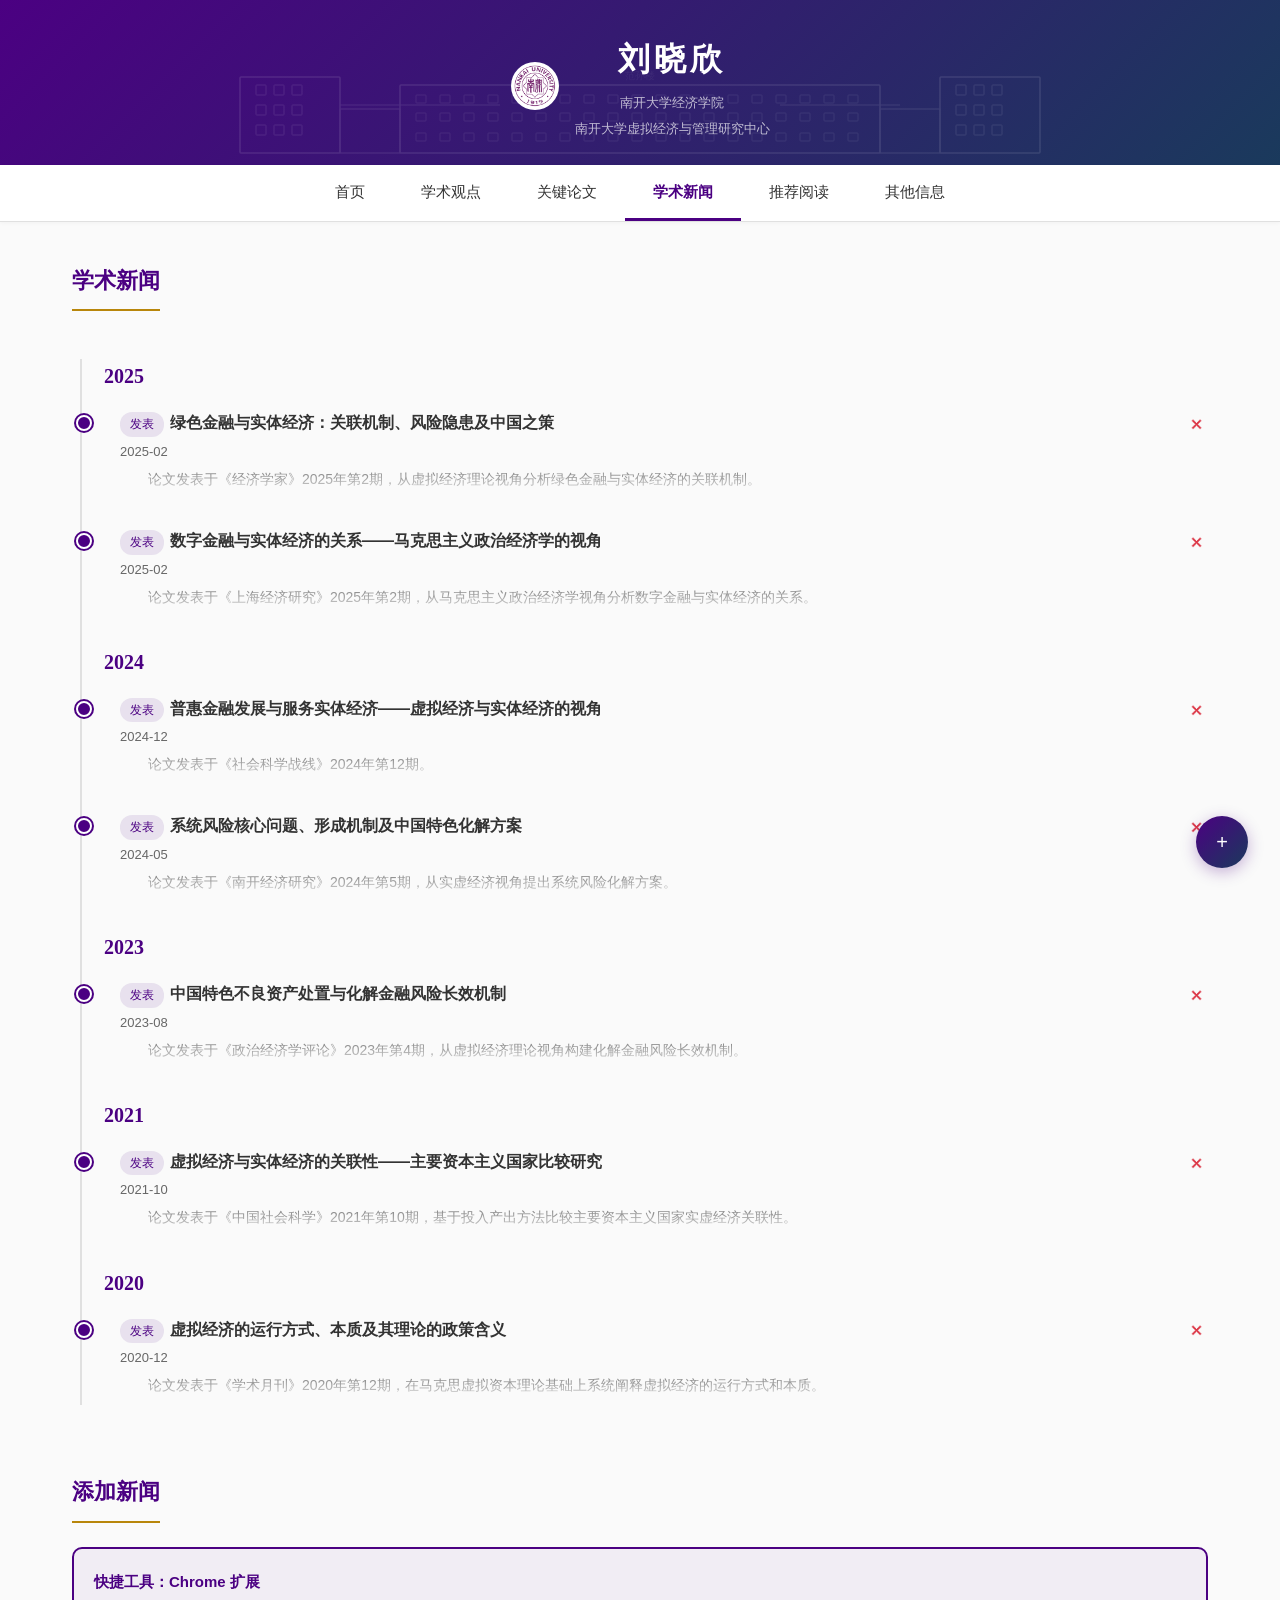
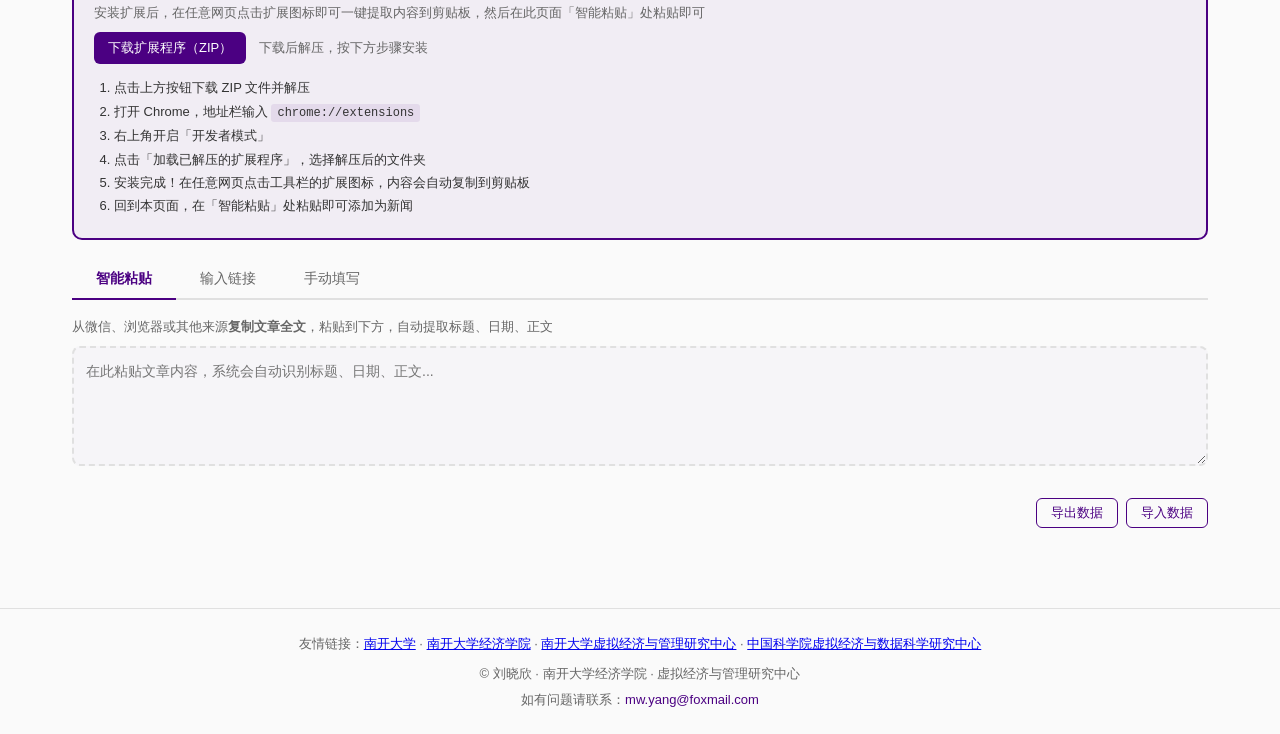
<file: news.html>
<!DOCTYPE html>
<html lang="zh-CN">
<head>
  <meta charset="UTF-8">
  <meta name="viewport" content="width=device-width, initial-scale=1.0">
  <title>学术新闻 — 刘晓欣</title>
  <link rel="stylesheet" href="css/style.css">
  <style>
    .method-tabs { display:flex; gap:0; border-bottom:2px solid var(--border); margin-bottom:16px; }
    .method-tab { padding:10px 24px; font-size:14px; border:none; background:none; color:var(--text-light); cursor:pointer; border-bottom:2px solid transparent; margin-bottom:-2px; transition:all 0.2s; }
    .method-tab.active { color:var(--primary); border-bottom-color:var(--primary); font-weight:600; }
    .method-panel { display:none; }
    .method-panel.active { display:block; }
    .smart-input { width:100%; min-height:120px; padding:12px; border:2px dashed var(--border); border-radius:8px; font-size:14px; line-height:1.7; font-family:inherit; resize:vertical; outline:none; transition:border-color 0.2s; background:rgba(75,0,130,0.02); }
    .smart-input:focus { border-color:var(--primary); border-style:solid; background:#fff; }
    .parse-result { background:rgba(75,0,130,0.04); border-radius:8px; padding:16px; margin-top:12px; display:none; }
    .parse-result.show { display:block; }
    .parse-result h4 { color:var(--primary); font-size:14px; margin-bottom:8px; }
    .parse-field { margin-bottom:6px; font-size:13px; }
    .parse-field label { color:var(--text-light); display:inline-block; width:50px; }
    .ext-box { background:rgba(75,0,130,0.05); border:2px solid var(--primary); border-radius:10px; padding:20px; margin-bottom:20px; }
    .ext-box h4 { color:var(--primary); font-size:15px; margin-bottom:8px; }
    .ext-step { font-size:13px; line-height:1.8; color:var(--text); }
    .ext-step ol { padding-left:20px; }
    .ext-step code { background:rgba(75,0,130,0.08); padding:2px 6px; border-radius:3px; font-size:12px; }
  </style>
</head>
<body>
  <div id="site-header"></div>

  <div class="container">
    <section class="section">
      <h2 class="section-title">学术新闻</h2>
      <div class="timeline" id="news-timeline"></div>
    </section>

    <section class="section" style="padding-top:0;">
      <h2 class="section-title">添加新闻</h2>

      <!-- Chrome 扩展 -->
      <div class="ext-box">
        <h4>快捷工具：Chrome 扩展</h4>
        <p class="text-sm text-light mb-8">安装扩展后，在任意网页点击扩展图标即可一键提取内容到剪贴板，然后在此页面「智能粘贴」处粘贴即可</p>
        <div style="margin-bottom:12px;">
          <a href="extension/news-capture-extension.zip" download class="btn btn-primary btn-sm" style="text-decoration:none;">下载扩展程序（ZIP）</a>
          <span class="text-sm text-light" style="margin-left:8px;">下载后解压，按下方步骤安装</span>
        </div>
        <div class="ext-step">
          <ol>
            <li>点击上方按钮下载 ZIP 文件并解压</li>
            <li>打开 Chrome，地址栏输入 <code>chrome://extensions</code></li>
            <li>右上角开启「开发者模式」</li>
            <li>点击「加载已解压的扩展程序」，选择解压后的文件夹</li>
            <li>安装完成！在任意网页点击工具栏的扩展图标，内容会自动复制到剪贴板</li>
            <li>回到本页面，在「智能粘贴」处粘贴即可添加为新闻</li>
          </ol>
        </div>
      </div>

      <div class="method-tabs">
        <button class="method-tab active" onclick="switchMethod('smart',this)">智能粘贴</button>
        <button class="method-tab" onclick="switchMethod('url',this)">输入链接</button>
        <button class="method-tab" onclick="switchMethod('manual',this)">手动填写</button>
      </div>

      <!-- 智能粘贴 -->
      <div class="method-panel active" id="panel-smart">
        <p class="text-sm text-light mb-8">从微信、浏览器或其他来源<strong>复制文章全文</strong>，粘贴到下方，自动提取标题、日期、正文</p>
        <textarea id="smart-paste" class="smart-input" placeholder="在此粘贴文章内容，系统会自动识别标题、日期、正文..."></textarea>
        <div class="parse-result" id="parse-result">
          <h4>已识别以下内容，确认无误后点击「添加」</h4>
          <div class="parse-field" style="font-size:16px;font-weight:600;color:var(--text);" id="pr-title"></div>
          <div class="parse-field"><label>日期：</label><span id="pr-date"></span></div>
          <div class="parse-field"><label>摘要：</label><span id="pr-content"></span></div>
          <button class="btn btn-primary btn-sm mt-8" onclick="confirmSmart()">确认添加</button>
          <button class="btn btn-outline btn-sm mt-8" onclick="cancelSmart()">取消</button>
        </div>
      </div>

      <!-- 输入链接 -->
      <div class="method-panel" id="panel-url">
        <p class="text-sm text-light mb-8">输入网页链接，自动抓取页面内容（部分网站可能无法抓取）</p>
        <div style="display:flex;gap:8px;">
          <input type="text" id="url-input" class="search-box" placeholder="https://..." style="flex:1;">
          <button class="btn btn-primary" id="parse-url-btn" onclick="parseUrl()">解析</button>
        </div>
        <div id="parse-status" class="text-sm mt-8" style="display:none;"></div>
      </div>

      <!-- 手动填写 -->
      <div class="method-panel" id="panel-manual">
        <div style="display:flex;gap:12px;flex-wrap:wrap;margin-bottom:12px;">
          <div style="flex:1;min-width:150px;">
            <label class="text-sm text-light">日期</label>
            <input type="text" id="news-date" class="search-box" placeholder="如 2025-03" style="margin-top:4px;">
          </div>
          <div style="flex:1;min-width:150px;">
            <label class="text-sm text-light">类型</label>
            <select id="news-type" class="search-box" style="margin-top:4px;">
              <option value="发表">发表</option>
              <option value="讲座">讲座</option>
              <option value="获奖">获奖</option>
              <option value="媒体">媒体</option>
              <option value="政策">政策</option>
            </select>
          </div>
        </div>
        <div style="margin-bottom:12px;">
          <label class="text-sm text-light">标题</label>
          <input type="text" id="news-title" class="search-box" placeholder="新闻标题" style="margin-top:4px;">
        </div>
        <div style="margin-bottom:12px;">
          <label class="text-sm text-light">内容</label>
          <textarea id="news-content" class="edit-area" style="min-height:100px;margin-top:4px;" placeholder="新闻简述..."></textarea>
        </div>
        <div style="margin-bottom:12px;">
          <label class="text-sm text-light">来源链接（可选）</label>
          <input type="text" id="news-source" class="search-box" placeholder="https://..." style="margin-top:4px;">
        </div>
        <button class="btn btn-primary" onclick="addManualNews()">添加</button>
      </div>

      <!-- 数据管理 -->
      <div class="flex-between mt-24">
        <div></div>
        <div class="flex-between gap-8">
          <button class="btn btn-outline btn-sm" onclick="Editor.exportData()">导出数据</button>
          <button class="btn btn-outline btn-sm" onclick="Editor.importData(d => { if(d.news) renderNews(d.news); })">导入数据</button>
        </div>
      </div>
    </section>
  </div>

  <div id="site-footer"></div>

  <script src="js/data.js"></script>
  <script src="js/common.js"></script>
  <script src="js/editor.js"></script>
  <script src="js/url-parser.js"></script>
  <script>
    initPage('news');

    let newsData = NewsEditor.getData();

    // 切换输入方式
    function switchMethod(method, btn) {
      document.querySelectorAll('.method-tab').forEach(t => t.classList.remove('active'));
      document.querySelectorAll('.method-panel').forEach(p => p.classList.remove('active'));
      btn.classList.add('active');
      document.getElementById('panel-' + method).classList.add('active');
    }

    // === 智能粘贴 ===
    const smartPaste = document.getElementById('smart-paste');
    let smartParsed = null;

    smartPaste.addEventListener('paste', () => {
      setTimeout(() => {
        const text = smartPaste.value.trim();
        if (!text) return;
        if (/^https?:\/\//.test(text)) {
          switchMethod('url', document.querySelectorAll('.method-tab')[1]);
          document.getElementById('url-input').value = text;
          smartPaste.value = '';
          parseUrl();
          return;
        }
        smartParsed = UrlParser.parseWechatPaste(text);
        if (smartParsed && smartParsed.title) {
          document.getElementById('pr-title').textContent = smartParsed.title;
          document.getElementById('pr-date').textContent = smartParsed.date || '未识别';
          document.getElementById('pr-content').textContent = smartParsed.content.slice(0, 200) + (smartParsed.content.length > 200 ? '...' : '');
          document.getElementById('parse-result').classList.add('show');
        }
      }, 100);
    });

    function confirmSmart() {
      if (!smartParsed) return;
      newsData = NewsEditor.add(newsData, {
        title: smartParsed.title,
        date: smartParsed.date || new Date().toISOString().slice(0, 7),
        type: '媒体',
        content: smartParsed.content,
        source: smartParsed.source || ''
      });
      renderNews(newsData);
      smartPaste.value = '';
      document.getElementById('parse-result').classList.remove('show');
      smartParsed = null;
    }

    function cancelSmart() {
      document.getElementById('parse-result').classList.remove('show');
      smartParsed = null;
    }

    // === URL 解析 ===
    async function parseUrl() {
      const url = document.getElementById('url-input').value.trim();
      const status = document.getElementById('parse-status');
      const btn = document.getElementById('parse-url-btn');
      if (!url) { showToast('请输入链接'); return; }
      btn.disabled = true; btn.textContent = '解析中...';
      status.style.display = 'block'; status.style.color = 'var(--text-light)';
      status.textContent = '正在获取网页内容，请稍候...';
      const result = await UrlParser.parse(url);
      btn.disabled = false; btn.textContent = '解析';
      if (result.success) {
        const d = result.data;
        newsData = NewsEditor.add(newsData, { title: d.title, date: d.date || new Date().toISOString().slice(0,7), type: '媒体', content: d.content, source: url });
        renderNews(newsData);
        document.getElementById('url-input').value = '';
        status.style.color = 'green'; status.textContent = '解析成功，已自动添加！';
        setTimeout(() => { status.style.display = 'none'; }, 3000);
      } else {
        status.style.color = '#dc3545'; status.textContent = result.message + ' 请改用「智能粘贴」方式。';
      }
    }

    document.getElementById('url-input').addEventListener('keydown', (e) => { if (e.key === 'Enter') parseUrl(); });

    // === 手动填写 ===
    function addManualNews() {
      const title = document.getElementById('news-title').value.trim();
      const date = document.getElementById('news-date').value.trim();
      const type = document.getElementById('news-type').value;
      const content = document.getElementById('news-content').value.trim();
      const source = document.getElementById('news-source').value.trim();
      if (!title || !date) { showToast('请填写标题和日期'); return; }
      newsData = NewsEditor.add(newsData, { title, date, type, content, source });
      renderNews(newsData);
      document.getElementById('news-title').value = '';
      document.getElementById('news-date').value = '';
      document.getElementById('news-content').value = '';
      document.getElementById('news-source').value = '';
    }

    // === Chrome 扩展数据接收 ===
    function checkExtensionData() {
      const hash = location.hash;
      if (hash.startsWith('#ext=')) {
        try {
          const data = JSON.parse(decodeURIComponent(escape(atob(hash.slice(5)))));
          if (data && data.title) {
            newsData = NewsEditor.add(newsData, {
              title: data.title,
              date: data.date || new Date().toISOString().slice(0, 7),
              type: '媒体',
              content: data.content || '',
              source: data.source || ''
            });
            renderNews(newsData);
            showToast('已从扩展导入内容，请确认');
            history.replaceState(null, '', 'news.html');
          }
        } catch (e) {
          console.error('Failed to parse extension data:', e);
        }
      }
    }

    // === 渲染新闻 ===
    function renderNews(data) {
      newsData = data || newsData;
      const container = document.getElementById('news-timeline');
      container.innerHTML = '';
      const byYear = {};
      newsData.forEach(n => {
        const year = n.date ? n.date.split('-')[0] : '未知';
        if (!byYear[year]) byYear[year] = [];
        byYear[year].push(n);
      });
      Object.keys(byYear).sort().reverse().forEach(year => {
        const yearHeader = document.createElement('div');
        yearHeader.style.cssText = 'font-family:SimSun,Songti SC,serif;font-size:20px;color:var(--primary);margin:24px 0 16px;font-weight:700;';
        yearHeader.textContent = year;
        container.appendChild(yearHeader);
        byYear[year].forEach(n => {
          const typeClass = { '\u8bb2\u5ea7':'tag-lecture', '\u83b7\u5956':'tag-award', '\u5a92\u4f53':'tag-media', '\u653f\u7b56':'tag-policy', '\u53d1\u8868':'tag-publish' }[n.type] || 'tag-primary';
          const titleHtml = n.source
            ? `<a href="${n.source}" target="_blank" class="title news-title-link">${n.title}</a>`
            : `<span class="title">${n.title}</span>`;
          // 内容分段：按换行分段，首行缩进
          let contentHtml = '';
          if (n.content) {
            const paras = n.content.split(/\n+/).filter(p => p.trim());
            contentHtml = paras.map(p => `<p>${p.trim()}</p>`).join('');
          }
          const item = document.createElement('div');
          item.className = 'timeline-item';
          item.innerHTML = `
            <div class="flex-between">
              <div><span class="tag ${typeClass}">${n.type}</span>${titleHtml}</div>
              <button class="edit-icon" onclick="deleteNews('${n.id}')" style="color:#dc3545;font-size:14px;">\u2715</button>
            </div>
            <div class="date">${n.date}</div>
            <div class="content collapsed" id="nc-${n.id}">${contentHtml}</div>
            <a href="javascript:void(0)" class="text-sm" style="color:var(--primary);display:none;" id="nt-${n.id}" onclick="toggleNewsContent('${n.id}')">展开全文 ▾</a>
            ${n.source ? `<a href="${n.source}" target="_blank" class="text-sm" style="color:var(--primary);margin-left:8px;">查看来源 →</a>` : ''}`;
          container.appendChild(item);
          // 检查是否溢出
          const contentEl = item.querySelector('.content');
          const toggleBtn = document.getElementById('nt-' + n.id);
          if (contentEl && contentEl.scrollHeight > contentEl.clientHeight + 4) {
            toggleBtn.style.display = 'inline-block';
          }
        });
      });
    }

    async function deleteNews(id) {
      const result = await NewsEditor.delete(newsData, id);
      if (result) renderNews(result);
    }

    function toggleNewsContent(id) {
      const el = document.getElementById('nc-' + id);
      const btn = document.getElementById('nt-' + id);
      if (el.classList.contains('collapsed')) {
        el.classList.remove('collapsed');
        btn.textContent = '收起 ▴';
      } else {
        el.classList.add('collapsed');
        btn.textContent = '展开全文 ▾';
      }
    }

    renderNews(newsData);
    checkExtensionData();
  </script>
</body>
</html>
</file>
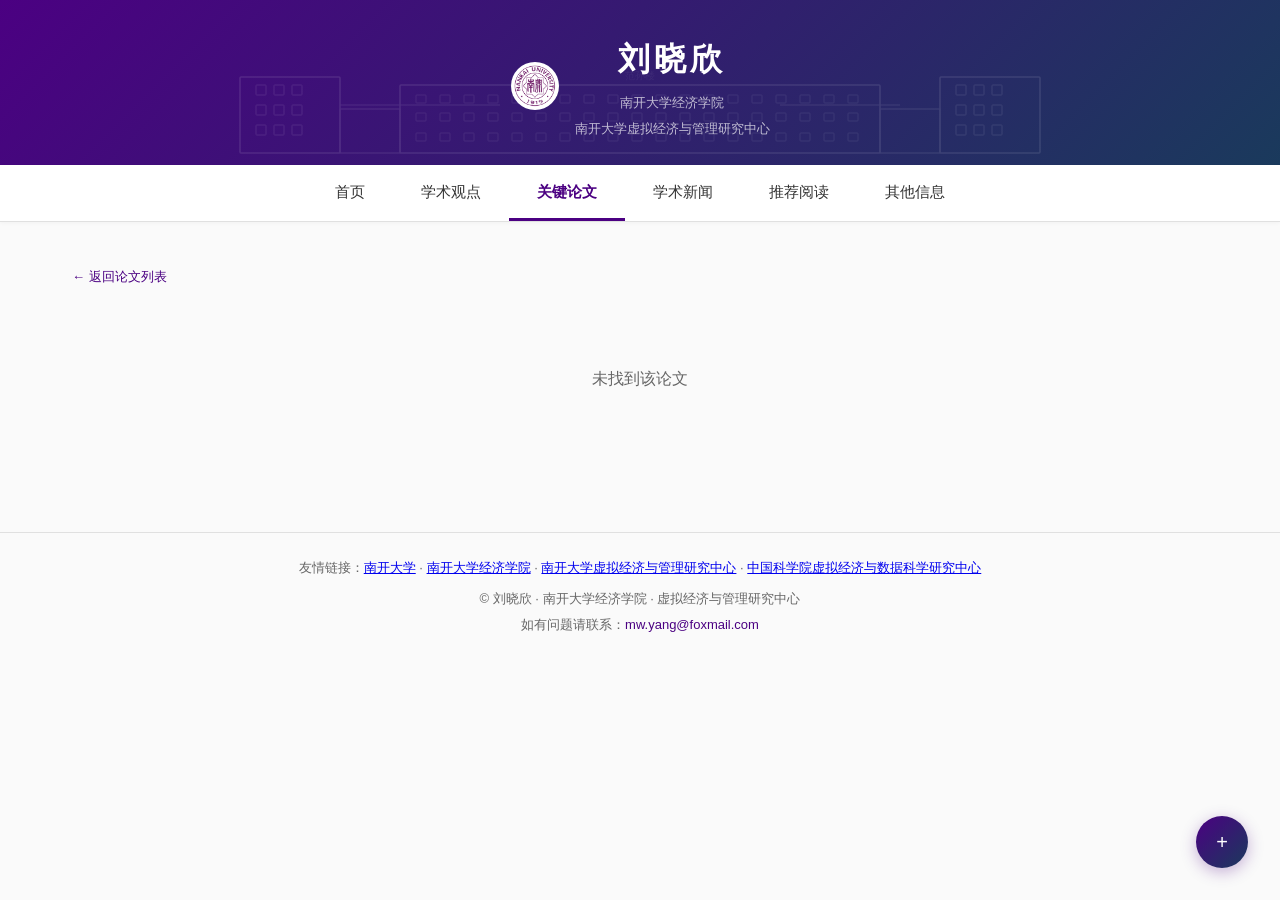
<file: paper.html>
<!DOCTYPE html>
<html lang="zh-CN">
<head>
  <meta charset="UTF-8">
  <meta name="viewport" content="width=device-width, initial-scale=1.0">
  <title>论文详情 — 刘晓欣</title>
  <link rel="stylesheet" href="css/style.css">
  <style>
    .paper-layout { display:flex; gap:20px; align-items:flex-start; }
    .paper-main { flex:1; min-width:0; }
    .paper-sidebar { flex:0 0 240px; position:sticky; top:70px; max-height:calc(100vh - 90px); overflow-y:auto; border-left:1px solid var(--border); padding-left:16px; }
    .paper-title-block { margin-bottom:20px; }
    .paper-title-block h2 { font-family:'SimSun','Songti SC',serif; font-size:22px; color:var(--primary); line-height:1.5; margin-bottom:8px; }
    .paper-meta-line { font-size:14px; color:var(--text-light); margin-bottom:4px; }
    .paper-abstract { background:rgba(75,0,130,0.04); border-left:3px solid var(--accent); padding:16px 20px; margin:20px 0; border-radius:0 8px 8px 0; }
    .paper-abstract h4 { font-size:14px; color:var(--accent); margin-bottom:6px; }
    .paper-abstract p { font-size:14px; line-height:1.8; color:var(--text); }
    .preview-box { border:1px solid var(--border); border-radius:8px; overflow:hidden; margin-top:20px; background:#fff; }
    .preview-box object, .preview-box iframe { width:100%; height:85vh; border:none; display:block; }
    .pdf-prompt { padding:60px 24px; text-align:center; }
    .pdf-prompt .pdf-icon { font-size:56px; opacity:0.12; margin-bottom:12px; }
    .pdf-prompt p { font-size:14px; color:var(--text-light); margin-bottom:16px; }
    .pdf-prompt .btns { display:flex; gap:10px; justify-content:center; }
    .preview-tabs { display:flex; border-bottom:1px solid var(--border); }
    .preview-tab { padding:10px 20px; font-size:13px; cursor:pointer; border:none; background:none; color:var(--text-light); border-bottom:2px solid transparent; }
    .preview-tab.active { color:var(--primary); border-bottom-color:var(--primary); font-weight:600; }
    .comment-section { background:#fff; border-radius:6px; }
    .comment-header { padding:10px 12px; font-size:14px; font-weight:600; color:var(--primary); display:flex; justify-content:space-between; align-items:center; }
    .comment-count { font-size:12px; color:var(--text-light); font-weight:400; }
    .comment-list { padding:6px 0; max-height:400px; overflow-y:auto; }
    .comment-item { padding:8px 12px; margin:4px 8px; border-left:3px solid var(--primary); background:rgba(75,0,130,0.02); border-radius:0 6px 6px 0; }
    .comment-reply { padding:6px 10px; margin:4px 0 4px 16px; border-left:3px solid var(--accent); background:rgba(184,134,11,0.04); border-radius:0 6px 6px 0; font-size:13px; }
    .comment-author { font-size:13px; font-weight:600; color:var(--primary); }
    .comment-reply .comment-author { color:var(--accent); font-size:12px; }
    .comment-time { font-size:11px; color:var(--text-light); margin-left:6px; }
    .comment-text { font-size:13px; line-height:1.6; color:var(--text); margin-top:3px; }
    .comment-reply .comment-text { font-size:12px; }
    .comment-actions { margin-top:2px; }
    .comment-actions button { font-size:11px; color:var(--text-light); background:none; border:none; cursor:pointer; padding:0; }
    .comment-actions button:hover { color:var(--primary); }
    .comment-form { padding:10px 12px; border-top:1px solid var(--border); }
    .comment-form input, .comment-form textarea { width:100%; padding:6px 10px; border:1px solid var(--border); border-radius:4px; font-size:13px; margin-bottom:6px; outline:none; font-family:inherit; }
    .comment-form input:focus, .comment-form textarea:focus { border-color:var(--primary); }
    .comment-form textarea { min-height:50px; resize:vertical; }
    .reply-form { padding:4px 10px 4px 20px; }
    @media (max-width: 900px) {
      .paper-layout { flex-direction:column; }
      .paper-sidebar { flex:none; position:static; max-height:none; width:100%; border-left:none; padding-left:0; border-top:1px solid var(--border); padding-top:16px; }
    }
  </style>
</head>
<body>
  <div id="site-header"></div>
  <div class="container">
    <section class="section">
      <a href="papers.html" class="text-sm" style="color:var(--primary);text-decoration:none;">&larr; 返回论文列表</a>
      <div id="paper-content" class="mt-16"></div>
    </section>
  </div>
  <div id="site-footer"></div>

  <script src="js/data.js"></script>
  <script src="js/common.js"></script>
  <script src="js/editor.js"></script>
  <script>
    initPage('papers');
    const params = new URLSearchParams(location.search);
    const paperId = parseInt(params.get('id'));
    const paper = PAPERS_DATA.find(p => p.id === paperId);

    if (!paper) {
      document.getElementById('paper-content').innerHTML = '<p class="text-light" style="text-align:center;padding:60px;">未找到该论文</p>';
    } else {
      document.title = paper.title + ' \u2014 刘晓欣';
      renderPaper();
    }

    function renderPaper() {
      const container = document.getElementById('paper-content');
      const comments = Comments.getForPaper(paper.id);
      const cat = PaperMods.getCategory(paper.id, paper.category);

      container.innerHTML = `
        <div class="paper-layout">
          <div class="paper-main">
            <div class="paper-title-block">
              <h2>${paper.title}${paper.topCited ? '<span class="badge-top">高引</span>' : ''}</h2>
            </div>
            ${paper.abstract ? `<div class="paper-abstract"><h4>\u8bba\u6587\u6458\u8981</h4><p>${paper.abstract}</p></div>` : `<div class="paper-abstract"><h4>\u8bba\u6587\u8d21\u732e</h4><p>${paper.contribution}</p></div>`}
            ${paper.pdf ? `
              <div class="preview-box">
                <div id="tab-preview" class="pdf-prompt">
                  <div class="pdf-icon">PDF</div>
                  <p>点击下方按钮预览或下载 PDF 文件</p>
                  <div class="btns">
                    <button class="btn btn-primary" onclick="previewPdf()">预览 PDF</button>
                    <a href="${paper.pdf}" target="_blank" class="btn btn-outline">下载 PDF</a>
                  </div>
                </div>
                <div id="tab-info" style="display:none;padding:24px;">
                  <table style="width:100%;font-size:14px;line-height:2;">
                    <tr><td style="color:var(--text-light);width:80px;">\u6807\u9898</td><td>${paper.title}</td></tr>
                    <tr><td style="color:var(--text-light);">\u4f5c\u8005</td><td>${paper.authors}</td></tr>
                    <tr><td style="color:var(--text-light);">\u671f\u520a</td><td>\u300a${paper.journal}\u300b</td></tr>
                    <tr><td style="color:var(--text-light);">\u5e74\u4efd</td><td>${paper.year}</td></tr>
                    <tr><td style="color:var(--text-light);">\u5206\u7c7b</td><td>${cat}</td></tr>
                  </table>
                </div>
              </div>` : '<div class="card mt-16" style="text-align:center;padding:30px;color:var(--text-light);">\u6682\u65e0 PDF \u6587\u4ef6</div>'}
          </div>
          <div class="paper-sidebar">
            <div class="comment-section">
              <div class="comment-header">\u8bc4\u8bba <span class="comment-count" id="comment-count">${comments.length} \u6761</span></div>
              <div class="comment-list" id="comment-list"></div>
              <div class="comment-form">
                <input type="text" id="comment-author" placeholder="\u4f60\u7684\u540d\u5b57" maxlength="20">
                <textarea id="comment-text" placeholder="\u5199\u4e0b\u4f60\u7684\u7406\u89e3\u4e0e\u770b\u6cd5..."></textarea>
                <button class="btn btn-primary btn-sm" onclick="submitComment()">\u53d1\u8868\u8bc4\u8bba</button>
              </div>
            </div>
          </div>
        </div>`;
      renderComments(comments);
    }

    function previewPdf() {
      const box = document.getElementById('tab-preview');
      box.className = '';
      box.innerHTML = '<object data="' + paper.pdf + '" type="application/pdf"><p style="padding:40px;text-align:center;color:var(--text-light);">浏览器不支持内嵌预览，<a href="' + paper.pdf + '" target="_blank">点击下载查看</a></p></object>';
    }

    function renderComments(comments) {
      const list = document.getElementById('comment-list');
      const count = document.getElementById('comment-count');
      const total = comments.reduce((s, c) => s + 1 + (c.replies ? c.replies.length : 0), 0);
      count.textContent = total + ' \u6761';
      list.innerHTML = '';
      if (comments.length === 0) { list.innerHTML = '<p class="text-light" style="padding:12px;text-align:center;font-size:13px;">\u6682\u65e0\u8bc4\u8bba\uff0c\u6765\u5199\u4e0b\u7b2c\u4e00\u6761\u5427</p>'; return; }
      comments.forEach(c => {
        const item = document.createElement('div'); item.className = 'comment-item';
        item.innerHTML = `
          <div><span class="comment-author">${escHtml(c.author)}</span><span class="comment-time">${formatTimestamp(c.timestamp)}</span></div>
          <div class="comment-text">${escHtml(c.text)}</div>
          <div class="comment-actions">
            <button onclick="toggleReply('${c.id}')">\u56de\u590d</button>
            <button onclick="deleteComment('${c.id}')">\u5220\u9664</button>
          </div>
          <div id="reply-form-${c.id}" style="display:none;" class="reply-form">
            <input type="text" id="reply-author-${c.id}" placeholder="\u4f60\u7684\u540d\u5b57" maxlength="20">
            <textarea id="reply-text-${c.id}" placeholder="\u56de\u590d..." style="min-height:40px;"></textarea>
            <button class="btn btn-primary btn-sm" style="font-size:12px;" onclick="submitReply('${c.id}')">\u56de\u590d</button>
          </div>
          ${(c.replies||[]).map(r=>`<div class="comment-reply"><div><span class="comment-author">${escHtml(r.author)}</span><span class="comment-time">${formatTimestamp(r.timestamp)}</span></div><div class="comment-text">${escHtml(r.text)}</div><div class="comment-actions"><button onclick="deleteComment('${r.id}','${c.id}')">\u5220\u9664</button></div></div>`).join('')}`;
        list.appendChild(item);
      });
    }

    function submitComment() {
      const author = document.getElementById('comment-author').value.trim();
      const text = document.getElementById('comment-text').value.trim();
      if (!author || !text) { showToast('\u8bf7\u586b\u5199\u540d\u5b57\u548c\u8bc4\u8bba'); return; }
      document.getElementById('comment-text').value = '';
      renderComments(Comments.add(paper.id, author, text));
    }
    function toggleReply(id) { const el = document.getElementById('reply-form-'+id); el.style.display = el.style.display==='none'?'block':'none'; }
    function submitReply(id) {
      const author = document.getElementById('reply-author-'+id).value.trim();
      const text = document.getElementById('reply-text-'+id).value.trim();
      if (!author || !text) { showToast('\u8bf7\u586b\u5199\u540d\u5b57\u548c\u56de\u590d'); return; }
      renderComments(Comments.add(paper.id, author, text, id));
    }
    async function deleteComment(cid, pid) {
      if (!await showConfirm('\u786e\u5b9a\u5220\u9664\u6b64\u8bc4\u8bba\uff1f')) return;
      renderComments(Comments.delete(paper.id, cid, !!pid, pid));
    }
  </script>
</body>
</html>
</file>
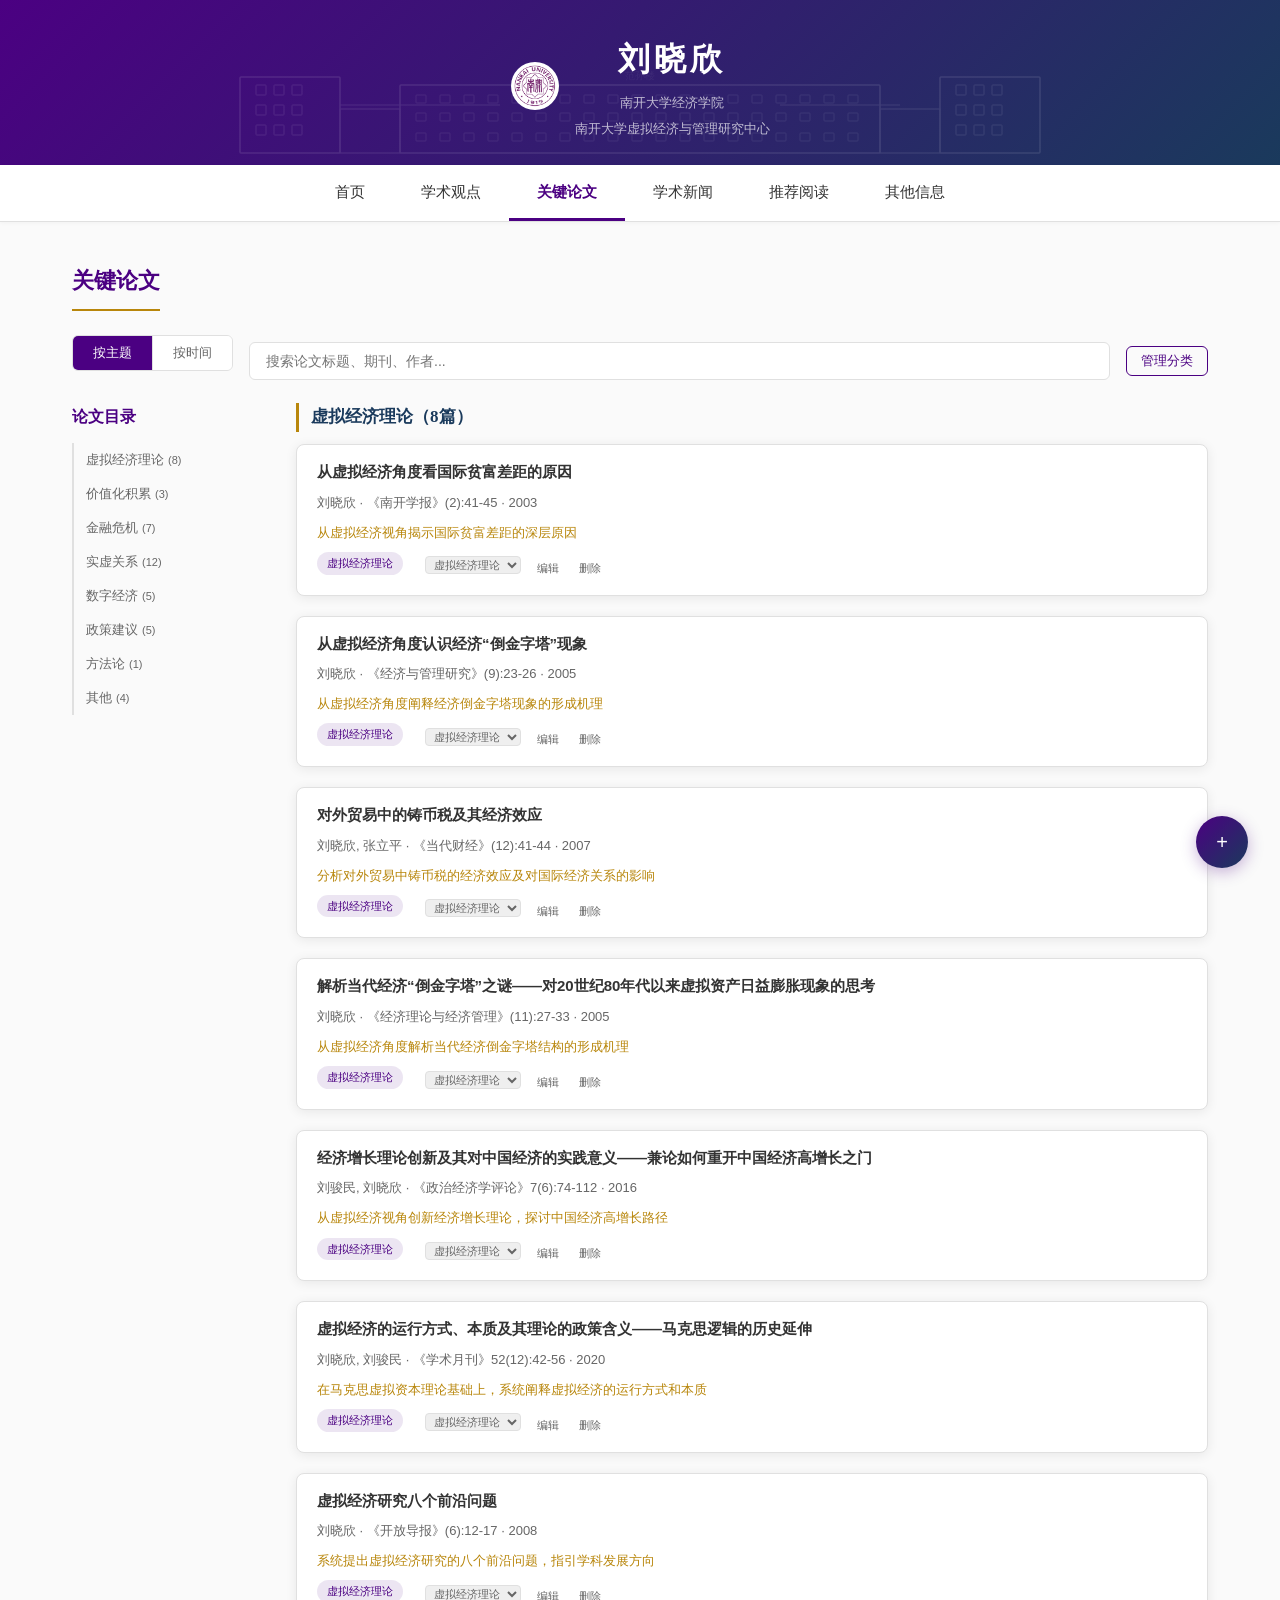
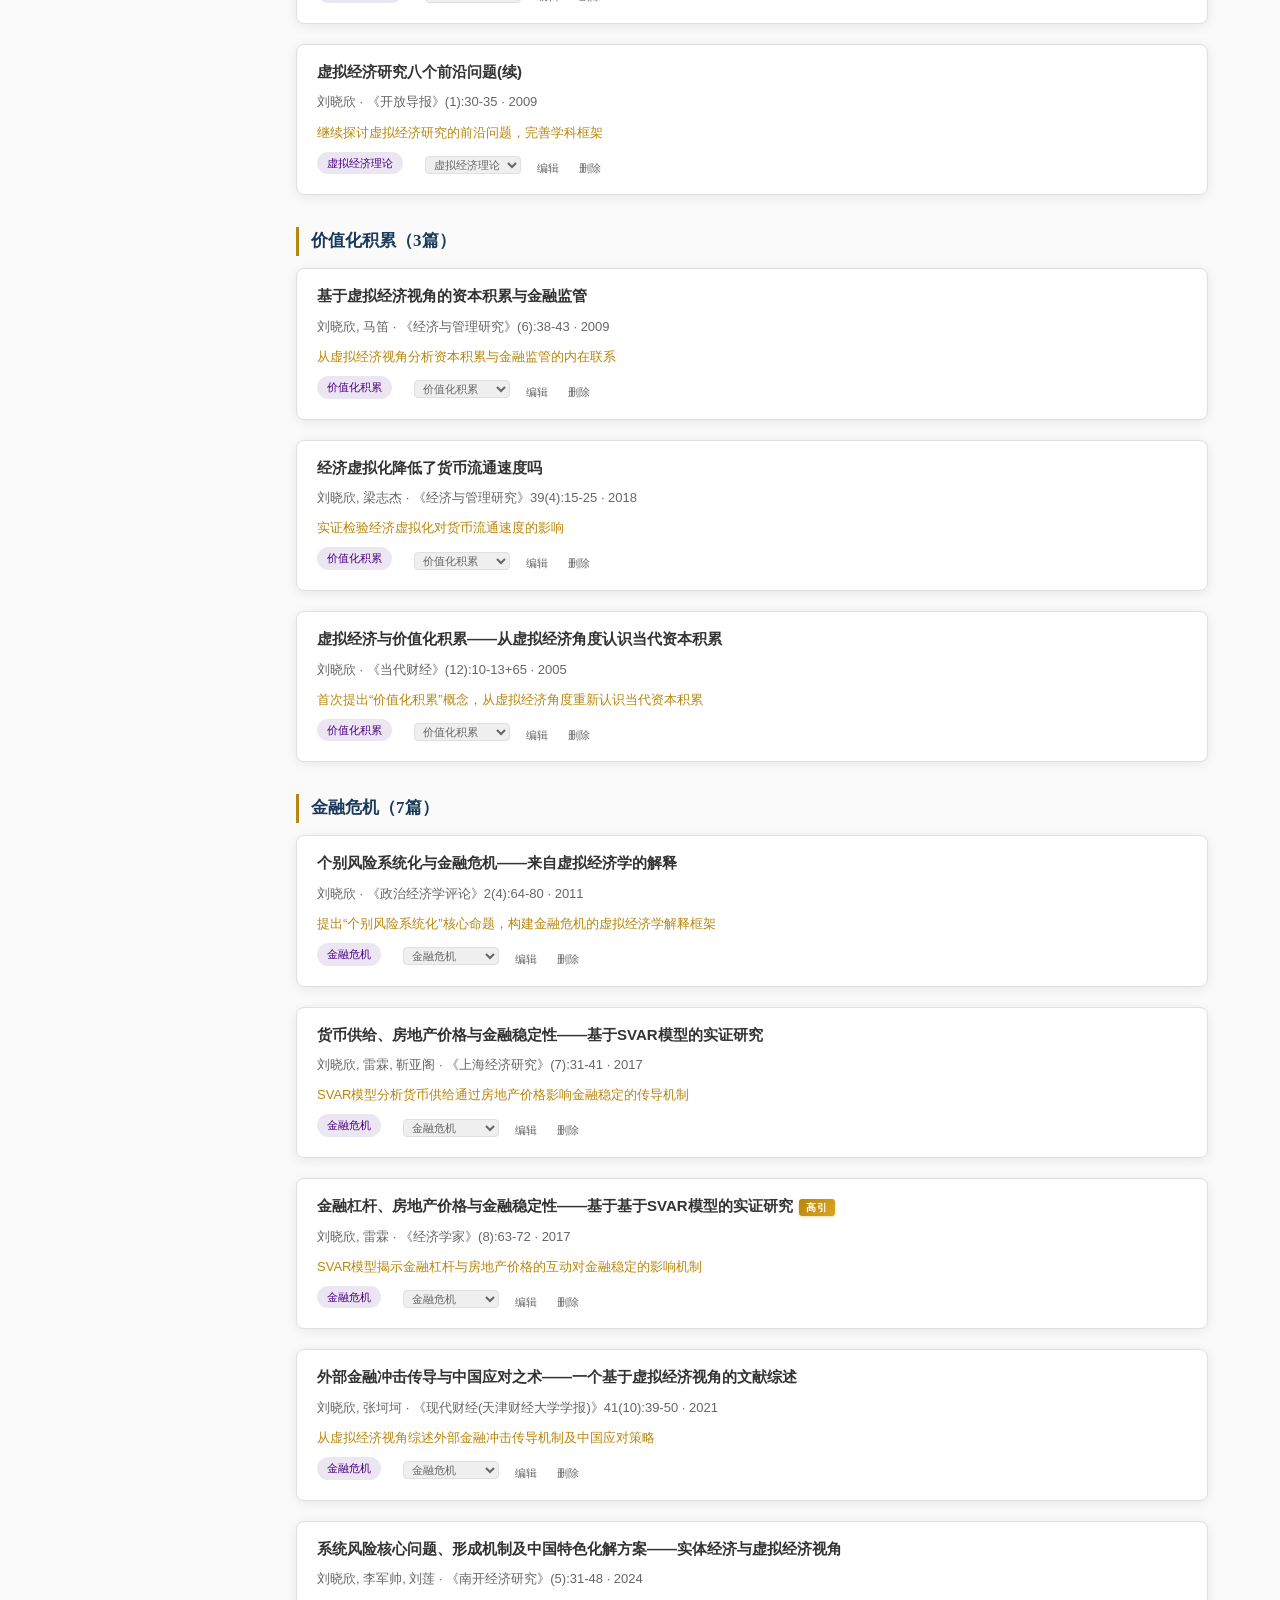
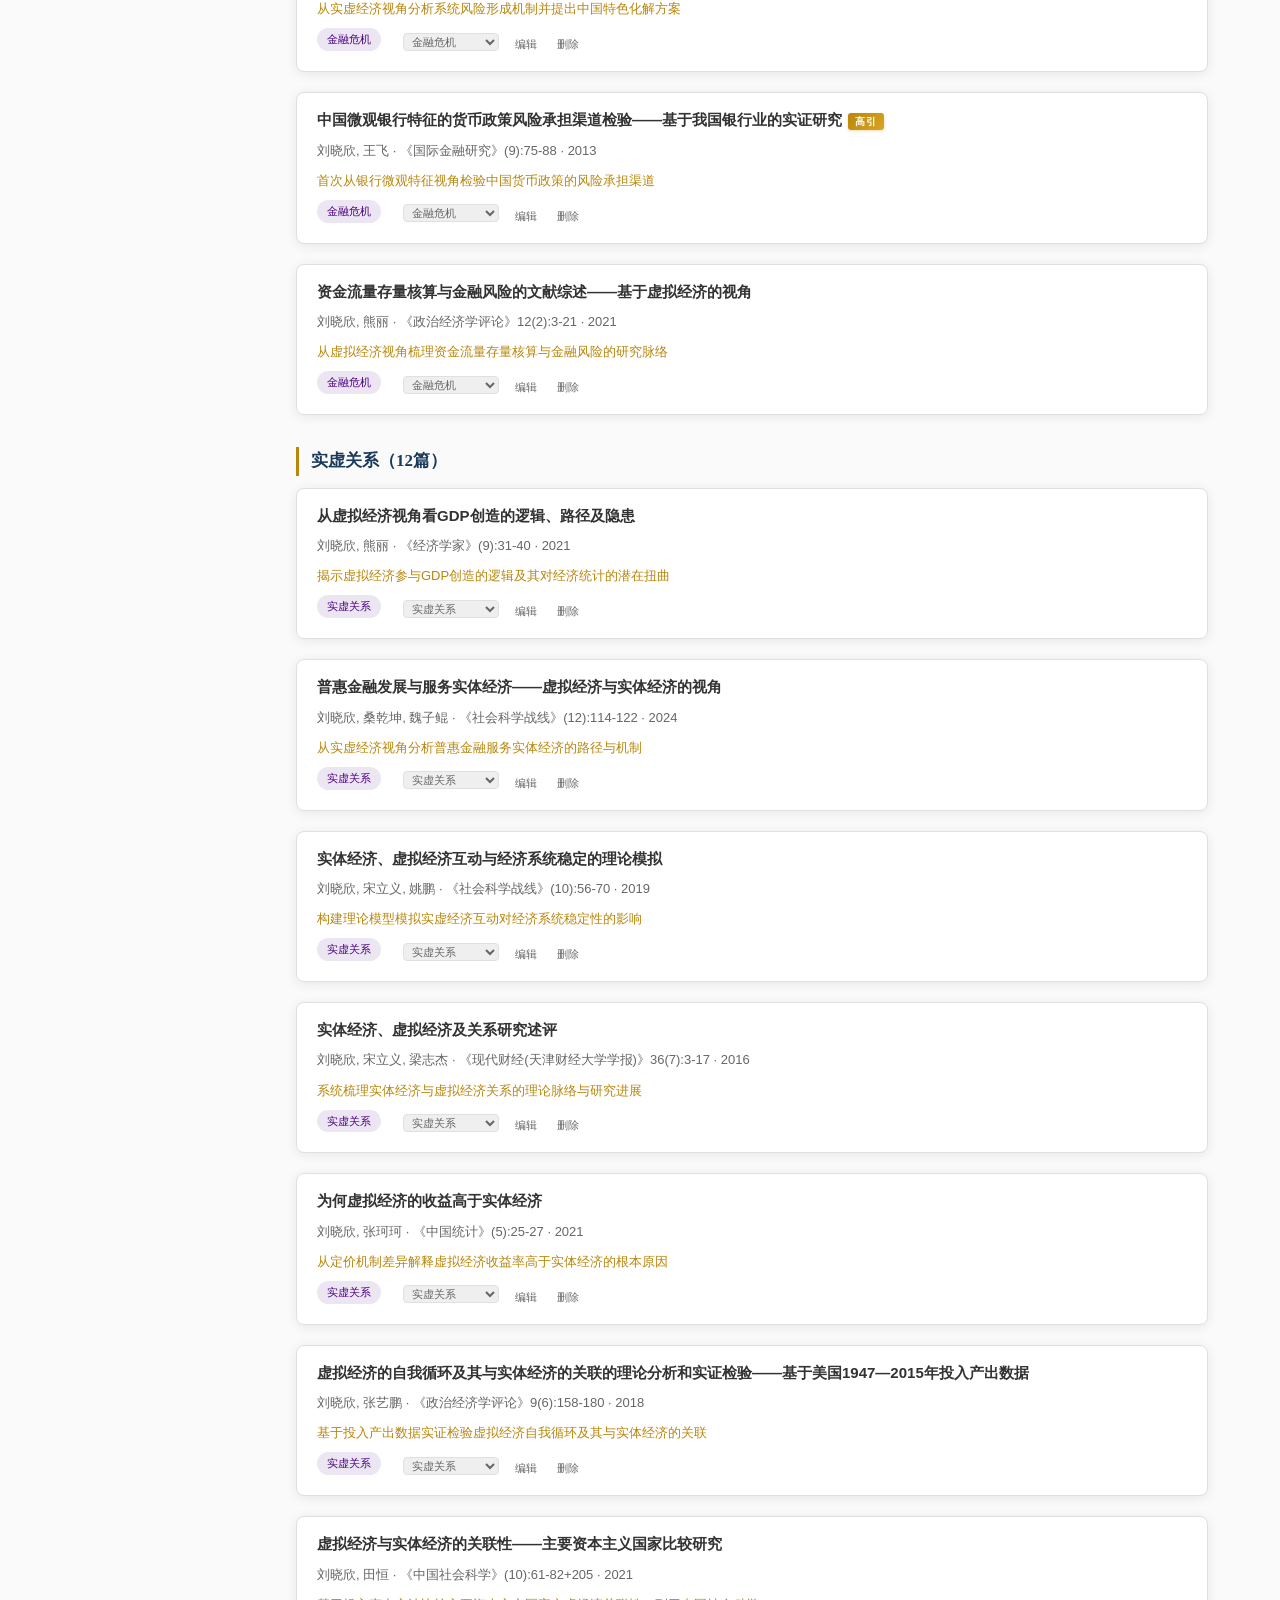
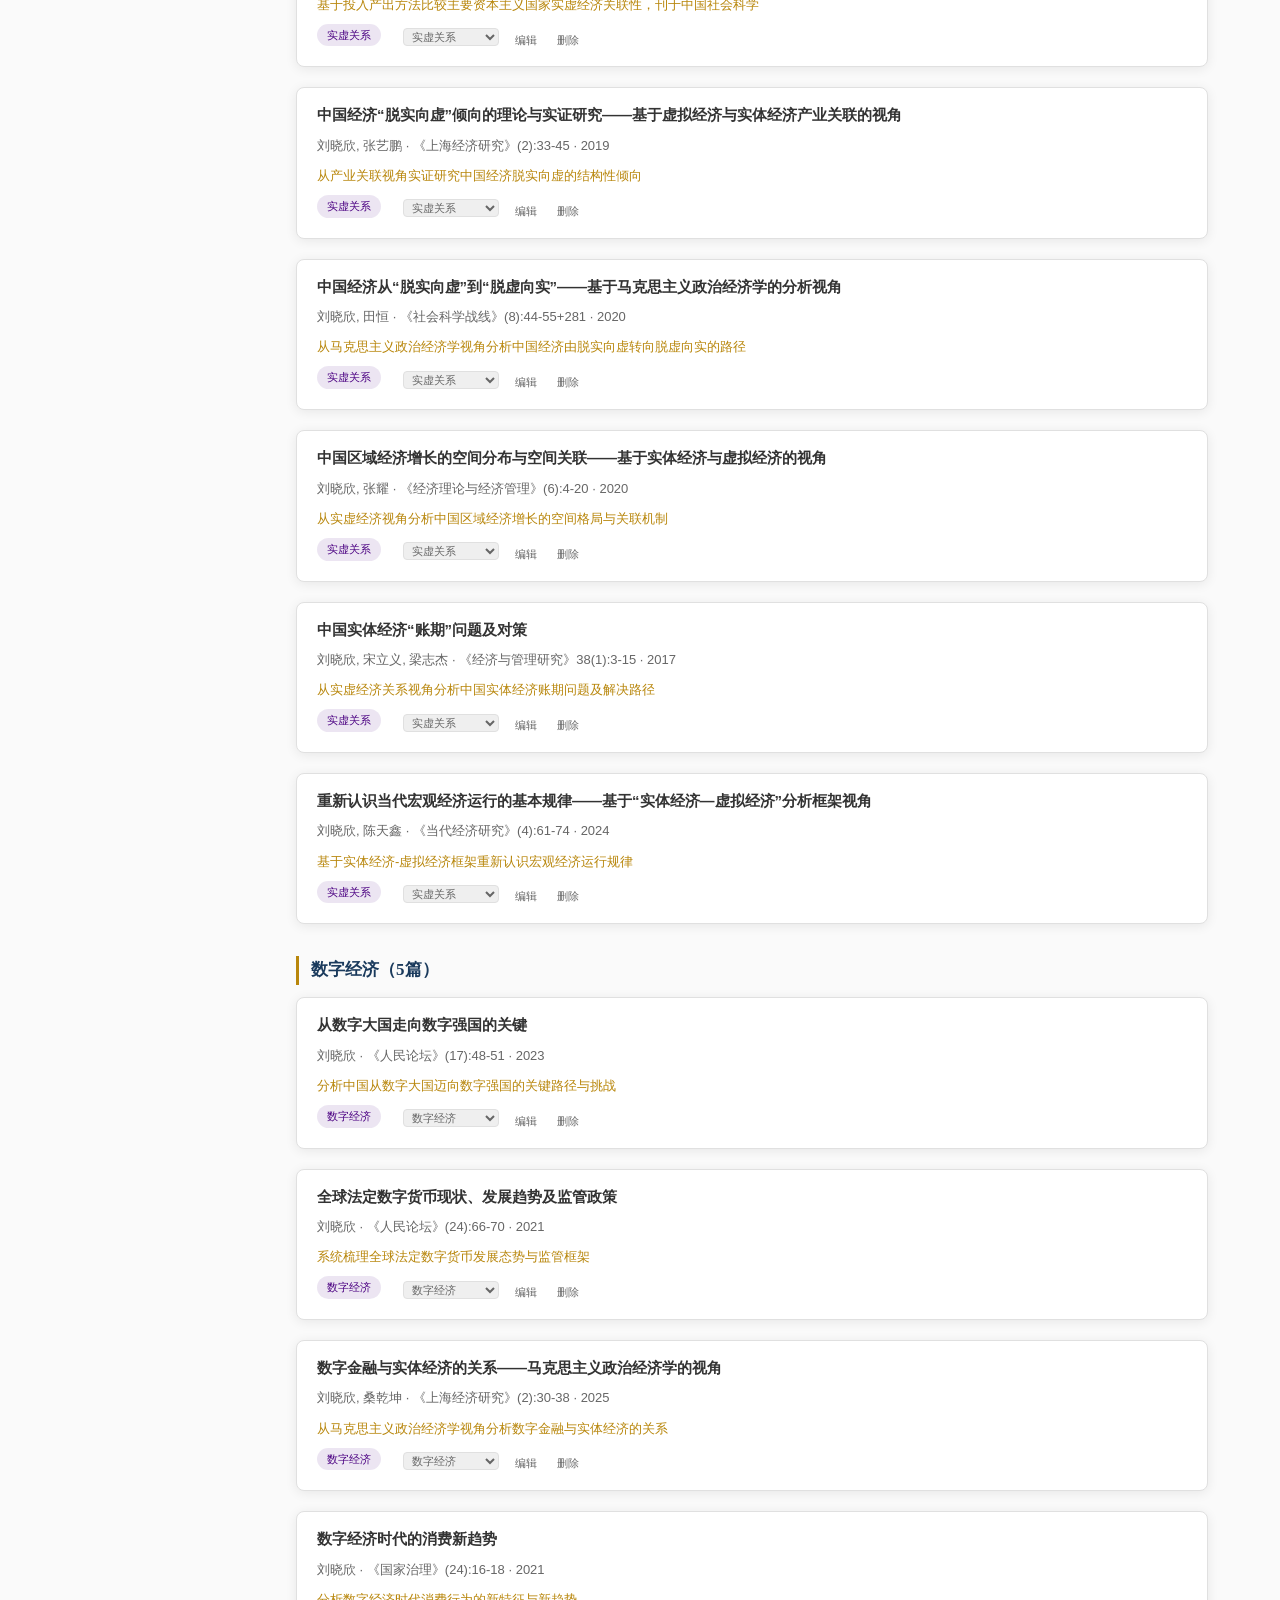
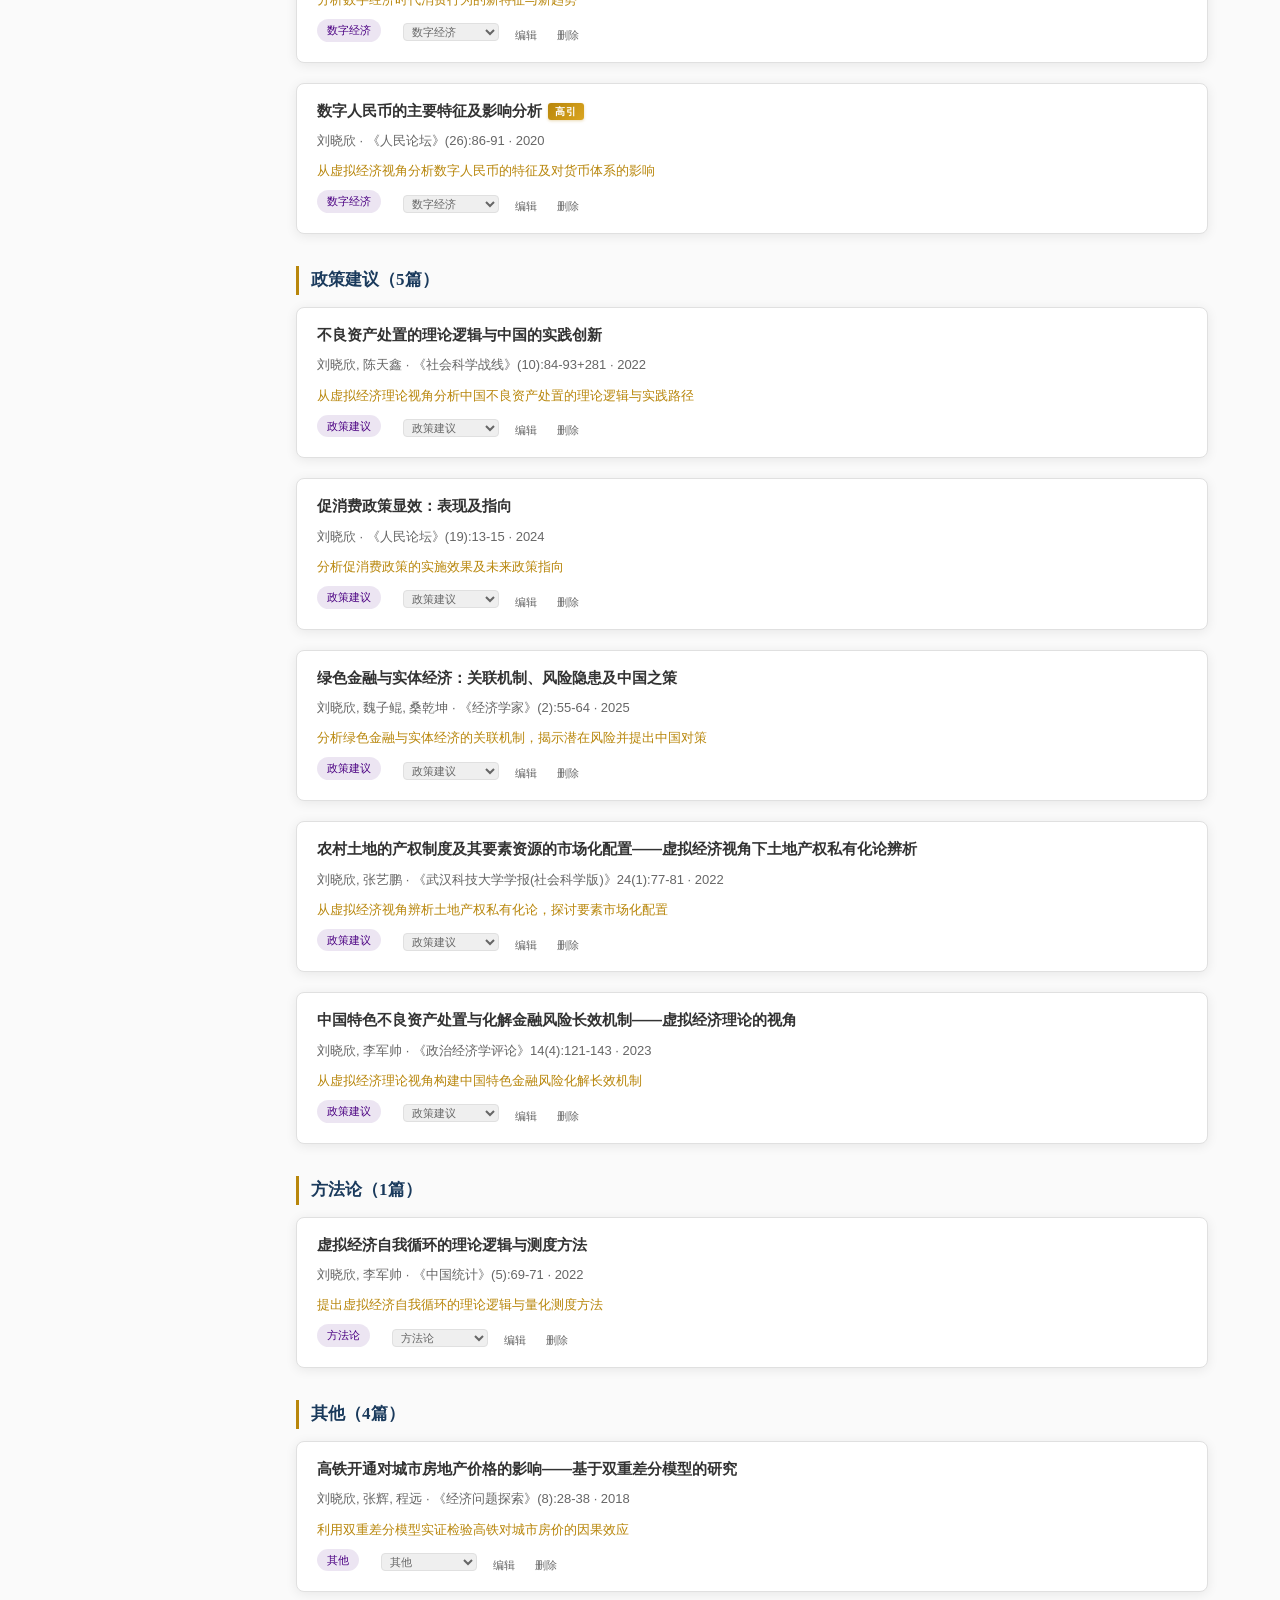
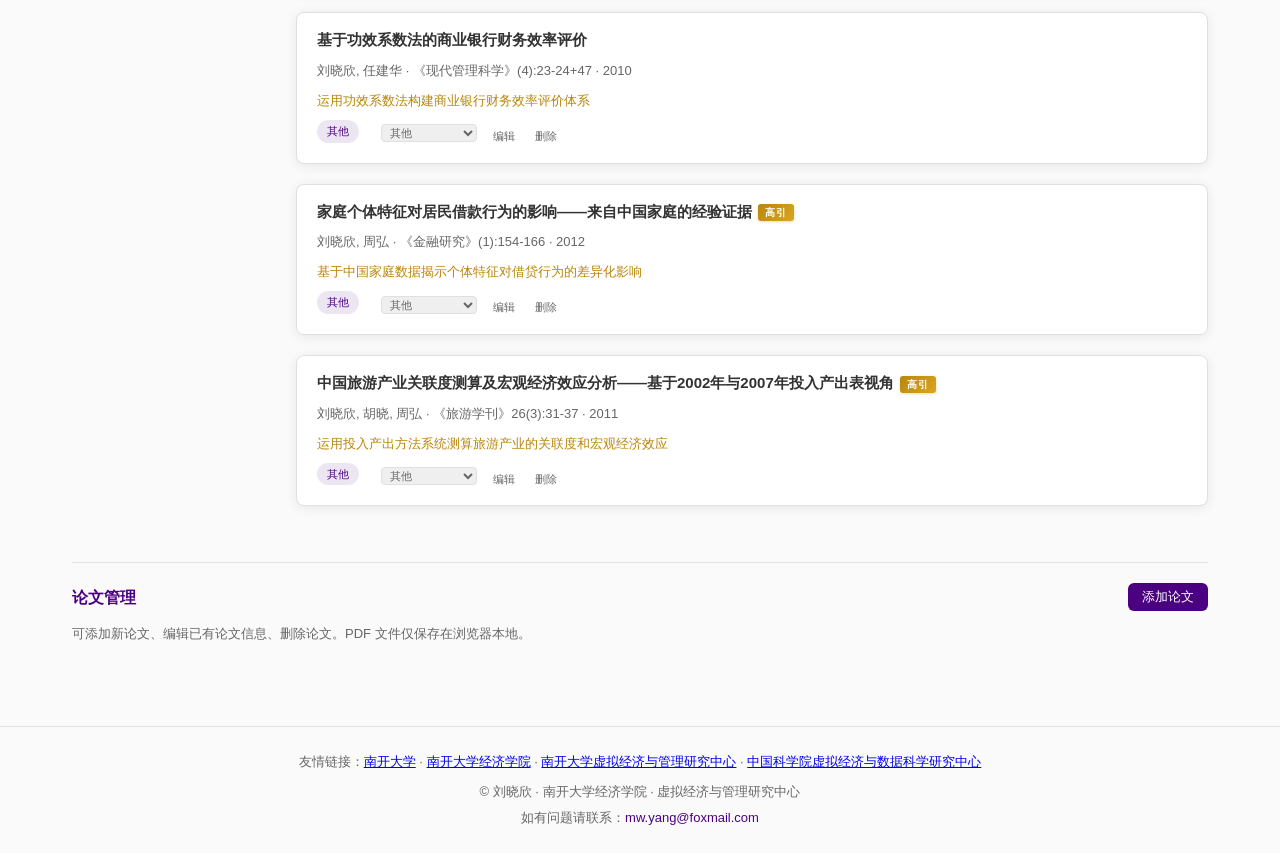
<file: papers.html>
<!DOCTYPE html>
<html lang="zh-CN">
<head>
  <meta charset="UTF-8">
  <meta name="viewport" content="width=device-width, initial-scale=1.0">
  <title>关键论文 — 刘晓欣</title>
  <link rel="stylesheet" href="css/style.css">
  <style>
    .papers-layout { display: flex; gap: 24px; }
    .papers-sidebar { flex: 0 0 200px; position: sticky; top: 70px; align-self: flex-start; }
    .papers-sidebar h3 { font-family:'SimSun','Songti SC',serif; font-size:16px; color:var(--primary); margin-bottom:12px; }
    .sidebar-nav a { display:block; padding:6px 12px; font-size:13px; color:var(--text-light); text-decoration:none; border-left:2px solid var(--border); transition:all 0.2s; }
    .sidebar-nav a:hover { color:var(--primary); border-left-color:var(--primary); background:rgba(75,0,130,0.04); }
    .sidebar-nav a.active { color:var(--primary); border-left-color:var(--primary); font-weight:600; background:rgba(75,0,130,0.06); }
    .sidebar-nav .count { font-size:11px; color:var(--text-light); margin-left:4px; }
    .papers-main { flex:1; min-width:0; }
    .paper-group { margin-bottom:32px; scroll-margin-top:80px; }
    .paper-group h3 { font-family:'SimSun','Songti SC',serif; font-size:17px; color:var(--secondary); margin-bottom:12px; padding-left:12px; border-left:3px solid var(--accent); }
    .paper-card { cursor:pointer; }
    .paper-card:hover .paper-title-text { color:var(--primary); }
    .cat-edit { display:inline-flex; align-items:center; gap:4px; margin-left:8px; }
    .cat-select { font-size:11px; padding:1px 4px; border:1px solid var(--border); border-radius:4px; color:var(--text-light); cursor:pointer; }
    .view-toggle { display:flex; gap:0; margin-bottom:16px; border:1px solid var(--border); border-radius:6px; overflow:hidden; width:fit-content; }
    .view-toggle button { padding:8px 20px; font-size:13px; border:none; cursor:pointer; background:#fff; color:var(--text-light); transition:all 0.2s; }
    .view-toggle button.active { background:var(--primary); color:#fff; }
    .view-toggle button:not(:last-child) { border-right:1px solid var(--border); }
    .cat-manager { margin-top:16px; padding:12px; background:rgba(75,0,130,0.04); border-radius:8px; border:1px dashed var(--border); }
    .cat-manager h4 { font-size:13px; color:var(--primary); margin-bottom:8px; }
    .cat-list-item { display:flex; align-items:center; gap:6px; margin-bottom:4px; font-size:12px; }
    .cat-list-item input { font-size:12px; padding:2px 6px; border:1px solid var(--border); border-radius:4px; width:120px; outline:none; }
    .cat-list-item input:focus { border-color:var(--primary); }
    .cat-list-item button { font-size:11px; color:#dc3545; background:none; border:none; cursor:pointer; }
    .cat-add-row { display:flex; gap:4px; margin-top:6px; }
    .cat-add-row input { font-size:12px; padding:2px 6px; border:1px solid var(--border); border-radius:4px; width:120px; outline:none; }
    .cat-add-row button { font-size:11px; padding:2px 8px; }
    .paper-mgmt-btns { display:flex; gap:4px; margin-top:6px; }
    .paper-mgmt-btns button { font-size:11px; padding:2px 8px; border:none; background:none; cursor:pointer; color:var(--text-light); }
    .paper-mgmt-btns button:hover { color:var(--primary); }
    .paper-mgmt-btns .del-btn:hover { color:#dc3545; }
    @media (max-width:768px) { .papers-layout { flex-direction:column; } .papers-sidebar { position:static; flex:none; } }
  </style>
</head>
<body>
  <div id="site-header"></div>
  <div class="container">
    <section class="section">
      <h2 class="section-title">关键论文</h2>
      <div style="display:flex;gap:16px;align-items:center;flex-wrap:wrap;margin-bottom:16px;">
        <div class="view-toggle">
          <button class="active" onclick="switchView('topic',this)">按主题</button>
          <button onclick="switchView('time',this)">按时间</button>
        </div>
        <input type="text" id="search-input" class="search-box" placeholder="搜索论文标题、期刊、作者..." style="flex:1;min-width:200px;">
        <button class="btn btn-outline btn-sm" onclick="toggleCatManager()">管理分类</button>
      </div>

      <div id="cat-manager" class="cat-manager" style="display:none;"></div>

      <div class="papers-layout">
        <aside class="papers-sidebar">
          <h3 id="sidebar-title">论文目录</h3>
          <nav class="sidebar-nav" id="sidebar-nav"></nav>
        </aside>
        <div class="papers-main" id="papers-list"></div>
      </div>

      <!-- 论文管理区域 -->
      <div class="paper-mgmt mt-24" style="border-top:1px solid var(--border);padding-top:20px;">
        <div style="display:flex;justify-content:space-between;align-items:center;margin-bottom:12px;">
          <h3 style="font-family:'SimSun','Songti SC',serif;font-size:16px;color:var(--primary);margin:0;">论文管理</h3>
          <button class="btn btn-primary btn-sm" onclick="openAddPaper()">添加论文</button>
        </div>
        <p class="text-sm text-light">可添加新论文、编辑已有论文信息、删除论文。PDF 文件仅保存在浏览器本地。</p>
      </div>
    </section>
  </div>

  <!-- 添加/编辑论文弹窗 -->
  <div class="modal-overlay" id="paper-modal">
    <div class="modal" style="max-width:560px;">
      <div class="flex-between mb-16">
        <h3 style="margin:0;" id="paper-modal-title">添加论文</h3>
        <button class="edit-icon" onclick="closePaperModal()">✕</button>
      </div>
      <input type="hidden" id="edit-paper-id">
      <div style="margin-bottom:10px;">
        <label class="text-sm text-light">标题 *</label>
        <input type="text" id="pm-title" class="search-box" style="margin-top:4px;" placeholder="论文标题">
      </div>
      <div style="margin-bottom:10px;">
        <label class="text-sm text-light">作者</label>
        <input type="text" id="pm-authors" class="search-box" style="margin-top:4px;" placeholder="作者1, 作者2">
      </div>
      <div style="display:flex;gap:12px;margin-bottom:10px;">
        <div style="flex:1;">
          <label class="text-sm text-light">期刊</label>
          <input type="text" id="pm-journal" class="search-box" style="margin-top:4px;" placeholder="期刊名称">
        </div>
        <div style="flex:0 0 100px;">
          <label class="text-sm text-light">年份</label>
          <input type="text" id="pm-year" class="search-box" style="margin-top:4px;" placeholder="2025">
        </div>
      </div>
      <div style="display:flex;gap:12px;margin-bottom:10px;">
        <div style="flex:1;">
          <label class="text-sm text-light">期号</label>
          <input type="text" id="pm-issue" class="search-box" style="margin-top:4px;" placeholder="如 第3期">
        </div>
        <div style="flex:1;">
          <label class="text-sm text-light">分类</label>
          <select id="pm-category" class="search-box" style="margin-top:4px;"></select>
        </div>
      </div>
      <div style="margin-bottom:10px;">
        <label class="text-sm text-light">贡献/摘要</label>
        <textarea id="pm-contribution" class="search-box" style="min-height:60px;margin-top:4px;resize:vertical;" placeholder="一句话贡献或论文摘要"></textarea>
      </div>
      <div style="margin-bottom:10px;">
        <label class="text-sm text-light">上传 PDF（可选）</label>
        <input type="file" id="pm-pdf" accept=".pdf" style="margin-top:4px;font-size:13px;">
        <div id="pm-pdf-name" class="text-sm text-light" style="margin-top:4px;"></div>
      </div>
      <div style="display:flex;justify-content:flex-end;gap:8px;margin-top:16px;">
        <button class="btn btn-outline btn-sm" onclick="closePaperModal()">取消</button>
        <button class="btn btn-primary btn-sm" onclick="savePaper()">保存</button>
      </div>
    </div>
  </div>
  <div id="site-footer"></div>

  <script src="js/data.js"></script>
  <script src="js/common.js"></script>
  <script src="js/editor.js"></script>
  <script>
    initPage('papers');

    let currentView = 'topic';
    let searchText = '';

    // 获取自定义分类（合并默认和用户修改）
    function getCategories() {
      const saved = Editor.getData('custom_categories');
      if (saved) return saved;
      return PAPER_CATEGORIES.map(c => ({...c}));
    }

    function saveCategories(cats) {
      Editor.saveData('custom_categories', cats);
    }

    function getPapers() {
      const customPapers = Editor.getData('custom_papers') || [];
      const mods = PaperMods.getMods();
      // 过滤已删除的内置论文
      const builtIn = PAPERS_DATA.filter(p => {
        const m = mods[p.id];
        return !m || !m.deleted;
      });
      return [...builtIn, ...customPapers].map(p => ({
        ...p,
        category: PaperMods.getCategory(p.id, p.category),
        ...(mods[p.id] && mods[p.id].title ? { title: mods[p.id].title } : {}),
        ...(mods[p.id] && mods[p.id].authors ? { authors: mods[p.id].authors } : {}),
        ...(mods[p.id] && mods[p.id].journal ? { journal: mods[p.id].journal } : {}),
        ...(mods[p.id] && mods[p.id].year ? { year: mods[p.id].year } : {}),
        ...(mods[p.id] && mods[p.id].issue ? { issue: mods[p.id].issue } : {}),
        ...(mods[p.id] && mods[p.id].contribution ? { contribution: mods[p.id].contribution } : {}),
        ...(mods[p.id] && mods[p.id].pdf ? { pdf: mods[p.id].pdf } : {})
      }));
    }

    function switchView(view, btn) {
      currentView = view;
      document.querySelectorAll('.view-toggle button').forEach(b => b.classList.remove('active'));
      btn.classList.add('active');
      buildSidebar();
      renderPapers();
    }

    function buildSidebar() {
      const nav = document.getElementById('sidebar-nav');
      const title = document.getElementById('sidebar-title');
      nav.innerHTML = '';
      const papers = getPapers();
      const cats = getCategories();

      if (currentView === 'topic') {
        title.textContent = '论文目录';
        cats.forEach(cat => {
          const count = papers.filter(p => p.category === cat.key).length;
          if (count === 0) return;
          const a = document.createElement('a');
          a.href = '#cat-' + cat.key;
          a.innerHTML = `${cat.label}<span class="count">(${count})</span>`;
          a.dataset.cat = cat.key;
          nav.appendChild(a);
        });
      } else {
        title.textContent = '年份目录';
        const years = [...new Set(papers.map(p => p.year))].sort().reverse();
        years.forEach(y => {
          const count = papers.filter(p => p.year === y).length;
          const a = document.createElement('a');
          a.href = '#year-' + y;
          a.innerHTML = `${y}年<span class="count">(${count})</span>`;
          a.dataset.cat = 'year-' + y;
          nav.appendChild(a);
        });
      }
    }

    function renderPapers() {
      const container = document.getElementById('papers-list');
      container.innerHTML = '';
      const papers = getPapers();
      const cats = getCategories();

      let filtered = papers;
      if (searchText) {
        filtered = filtered.filter(p =>
          p.title.toLowerCase().includes(searchText) ||
          p.journal.toLowerCase().includes(searchText) ||
          p.authors.toLowerCase().includes(searchText)
        );
      }

      if (filtered.length === 0) {
        container.innerHTML = '<p class="text-light" style="text-align:center;padding:40px;">未找到匹配的论文</p>';
        return;
      }

      if (currentView === 'topic') renderByTopic(container, filtered, cats);
      else renderByTime(container, filtered);
    }

    function renderByTopic(container, papers, cats) {
      const grouped = {};
      cats.forEach(c => { grouped[c.key] = []; });
      papers.forEach(p => { if (!grouped[p.category]) grouped[p.category] = []; grouped[p.category].push(p); });

      cats.forEach(cat => {
        const list = grouped[cat.key];
        if (!list || list.length === 0) return;
        list.sort((a, b) => a.title.localeCompare(b.title, 'zh'));
        const group = document.createElement('div');
        group.className = 'paper-group';
        group.id = 'cat-' + cat.key;
        group.innerHTML = `<h3>${cat.label}（${list.length}篇）</h3>`;
        list.forEach(p => group.appendChild(createPaperCard(p, cats)));
        container.appendChild(group);
      });
    }

    function renderByTime(container, papers) {
      const grouped = {};
      papers.forEach(p => { if (!grouped[p.year]) grouped[p.year] = []; grouped[p.year].push(p); });
      Object.keys(grouped).sort().reverse().forEach(y => {
        grouped[y].sort((a, b) => a.title.localeCompare(b.title, 'zh'));
        const group = document.createElement('div');
        group.className = 'paper-group';
        group.id = 'year-' + y;
        group.innerHTML = `<h3>${y}年（${grouped[y].length}篇）</h3>`;
        grouped[y].forEach(p => group.appendChild(createPaperCard(p, getCategories())));
        container.appendChild(group);
      });
    }

    function createPaperCard(p, cats) {
      const el = document.createElement('div');
      el.className = 'card paper-card';
      el.style.padding = '16px 20px';
      const isCustom = String(p.id).startsWith('cp_');
      el.innerHTML = `
        <div style="display:flex;justify-content:space-between;align-items:flex-start;">
          <div style="flex:1;min-width:0;">
            <div class="paper-title-text" style="font-size:15px;font-weight:600;color:var(--text);line-height:1.5;transition:color 0.2s;">
              ${p.title}${p.topCited ? '<span class="badge-top">高引</span>' : ''}
            </div>
            <div class="text-sm text-light mt-8">${p.authors} · \u300a${p.journal}\u300b${p.issue || ''} · ${p.year}</div>
            <div class="text-sm mt-8" style="color:var(--accent);">${p.contribution || (p.abstract ? p.abstract.slice(0,60)+'...' : '')}</div>
          </div>
        </div>
        <div style="margin-top:8px;display:flex;align-items:center;gap:8px;flex-wrap:wrap;">
          <span class="tag tag-primary" style="font-size:11px;">${p.category}</span>
          <div class="cat-edit">
            <select class="cat-select" onchange="changeCat('${p.id}', this.value)" onclick="event.stopPropagation();">
              ${cats.map(c => `<option value="${c.key}" ${c.key === p.category ? 'selected' : ''}>${c.label}</option>`).join('')}
            </select>
          </div>
          <div class="paper-mgmt-btns" onclick="event.stopPropagation();">
            <button onclick="openEditPaper('${p.id}')">\u7f16\u8f91</button>
            <button class="del-btn" onclick="deletePaper('${p.id}')">\u5220\u9664</button>
          </div>
        </div>`;
      el.addEventListener('click', () => location.href = `paper.html?id=${p.id}`);
      return el;
    }

    function changeCat(paperId, newCat) {
      PaperMods.setCategory(paperId, newCat);
      showToast('\u5206\u7c7b\u5df2\u66f4\u65b0');
      buildSidebar();
      renderPapers();
    }

    // 分类管理器
    function toggleCatManager() {
      const el = document.getElementById('cat-manager');
      if (el.style.display === 'none') {
        renderCatManager();
        el.style.display = 'block';
      } else {
        el.style.display = 'none';
      }
    }

    function renderCatManager() {
      const cats = getCategories();
      const el = document.getElementById('cat-manager');
      el.innerHTML = `
        <h4>管理分类主题</h4>
        <p class="text-sm text-light" style="margin-bottom:8px;">可修改分类名称、删除分类、添加新分类。论文会自动归类到对应新名称下。</p>
        <div id="cat-list-items">
          ${cats.map((c, i) => `
            <div class="cat-list-item">
              <input type="text" value="${c.label}" data-idx="${i}" onchange="renameCat(${i}, this.value)">
              <button onclick="deleteCat(${i})">删除</button>
            </div>
          `).join('')}
        </div>
        <div class="cat-add-row">
          <input type="text" id="new-cat-name" placeholder="新分类名称">
          <button class="btn btn-primary" style="font-size:11px;padding:2px 10px;" onclick="addCat()">添加</button>
        </div>`;
    }

    function renameCat(idx, newName) {
      const cats = getCategories();
      const oldKey = cats[idx].key;
      cats[idx].label = newName;
      cats[idx].key = newName;
      // 更新所有使用旧 key 的论文
      const mods = PaperMods.getMods();
      getPapers().forEach(p => {
        const cat = PaperMods.getCategory(p.id, p.category);
        if (cat === oldKey) PaperMods.setCategory(p.id, newName);
      });
      saveCategories(cats);
      buildSidebar();
      renderPapers();
      showToast('分类已重命名');
    }

    async function deleteCat(idx) {
      const cats = getCategories();
      if (cats.length <= 1) { showToast('至少保留一个分类'); return; }
      const ok = await showConfirm(`确定删除分类"${cats[idx].label}"？该分类下的论文将移至"${cats[0].label}"。`);
      if (!ok) return;
      const removedKey = cats[idx].key;
      const targetKey = cats[0].key;
      cats.splice(idx, 1);
      // 将该分类下的论文移到第一个分类
      getPapers().forEach(p => {
        if (PaperMods.getCategory(p.id, p.category) === removedKey) {
          PaperMods.setCategory(p.id, targetKey);
        }
      });
      saveCategories(cats);
      renderCatManager();
      buildSidebar();
      renderPapers();
      showToast('分类已删除');
    }

    function addCat() {
      const name = document.getElementById('new-cat-name').value.trim();
      if (!name) { showToast('请输入分类名称'); return; }
      const cats = getCategories();
      if (cats.find(c => c.key === name)) { showToast('分类已存在'); return; }
      cats.push({ key: name, label: name });
      saveCategories(cats);
      document.getElementById('new-cat-name').value = '';
      renderCatManager();
      buildSidebar();
      renderPapers();
      showToast('分类已添加');
    }

    document.getElementById('search-input').addEventListener('input', (e) => {
      searchText = e.target.value.toLowerCase();
      renderPapers();
    });

    function updateSidebarActive() {
      const groups = document.querySelectorAll('.paper-group');
      const links = document.querySelectorAll('.sidebar-nav a');
      let activeCat = null;
      groups.forEach(g => { if (g.getBoundingClientRect().top <= 120) activeCat = g.id.replace('cat-','').replace('year-','year-'); });
      links.forEach(a => a.classList.toggle('active', a.dataset.cat === activeCat));
    }
    window.addEventListener('scroll', updateSidebarActive);

    buildSidebar();
    renderPapers();
    updateSidebarActive();

    // === 论文管理：添加/编辑/删除 ===
    function getCustomPapers() { return Editor.getData('custom_papers') || []; }
    function saveCustomPapers(papers) { Editor.saveData('custom_papers', papers); }

    function findPaperById(id) {
      const all = getPapers();
      return all.find(p => String(p.id) === String(id));
    }

    function openAddPaper() {
      document.getElementById('paper-modal-title').textContent = '\u6dfb\u52a0\u8bba\u6587';
      document.getElementById('edit-paper-id').value = '';
      document.getElementById('pm-title').value = '';
      document.getElementById('pm-authors').value = '';
      document.getElementById('pm-journal').value = '';
      document.getElementById('pm-year').value = '';
      document.getElementById('pm-issue').value = '';
      document.getElementById('pm-contribution').value = '';
      document.getElementById('pm-pdf').value = '';
      document.getElementById('pm-pdf-name').textContent = '';
      // 填充分类下拉
      const cats = getCategories();
      document.getElementById('pm-category').innerHTML = cats.map(c => `<option value="${c.key}">${c.label}</option>`).join('');
      document.getElementById('paper-modal').classList.add('active');
    }

    function openEditPaper(id) {
      event && event.stopPropagation && event.stopPropagation();
      const paper = findPaperById(id);
      if (!paper) { showToast('\u672a\u627e\u5230\u8bba\u6587'); return; }
      document.getElementById('paper-modal-title').textContent = '\u7f16\u8f91\u8bba\u6587';
      document.getElementById('edit-paper-id').value = id;
      document.getElementById('pm-title').value = paper.title || '';
      document.getElementById('pm-authors').value = paper.authors || '';
      document.getElementById('pm-journal').value = paper.journal || '';
      document.getElementById('pm-year').value = paper.year || '';
      document.getElementById('pm-issue').value = paper.issue || '';
      document.getElementById('pm-contribution').value = paper.abstract || paper.contribution || '';
      document.getElementById('pm-pdf').value = '';
      const existingPdf = paper.pdf ? '\u5df2\u6709 PDF \u6587\u4ef6' : '';
      document.getElementById('pm-pdf-name').textContent = existingPdf;
      const cats = getCategories();
      document.getElementById('pm-category').innerHTML = cats.map(c => `<option value="${c.key}" ${c.key === paper.category ? 'selected' : ''}>${c.label}</option>`).join('');
      document.getElementById('paper-modal').classList.add('active');
    }

    function closePaperModal() {
      document.getElementById('paper-modal').classList.remove('active');
    }

    function savePaper() {
      const title = document.getElementById('pm-title').value.trim();
      const authors = document.getElementById('pm-authors').value.trim();
      const journal = document.getElementById('pm-journal').value.trim();
      const year = document.getElementById('pm-year').value.trim();
      const issue = document.getElementById('pm-issue').value.trim();
      const category = document.getElementById('pm-category').value;
      const contribution = document.getElementById('pm-contribution').value.trim();
      const editId = document.getElementById('edit-paper-id').value;
      const pdfInput = document.getElementById('pm-pdf');

      if (!title) { showToast('\u8bf7\u586b\u5199\u8bba\u6587\u6807\u9898'); return; }

      const handleSave = (pdfDataUrl) => {
        if (editId) {
          // 编辑已有论文
          const isBuiltIn = PAPERS_DATA.some(p => String(p.id) === String(editId));
          if (isBuiltIn) {
            // 内置论文：保存修改到 PaperMods
            PaperMods.setMeta(editId, { title, authors, journal, year, issue, contribution, ...(pdfDataUrl ? { pdf: pdfDataUrl } : {}) });
          } else {
            // 自定义论文：更新
            const customs = getCustomPapers();
            const idx = customs.findIndex(p => String(p.id) === String(editId));
            if (idx >= 0) {
              Object.assign(customs[idx], { title, authors, journal, year, issue, category, contribution });
              if (pdfDataUrl) customs[idx].pdf = pdfDataUrl;
              saveCustomPapers(customs);
            }
          }
          showToast('\u8bba\u6587\u5df2\u66f4\u65b0');
        } else {
          // 添加新论文
          const newPaper = {
            id: 'cp_' + Date.now(),
            title, authors, journal, year, issue, category,
            contribution, abstract: contribution,
            topCited: false,
            pdf: pdfDataUrl || ''
          };
          const customs = getCustomPapers();
          customs.unshift(newPaper);
          saveCustomPapers(customs);
          showToast('\u8bba\u6587\u5df2\u6dfb\u52a0');
        }
        closePaperModal();
        buildSidebar();
        renderPapers();
      };

      if (pdfInput.files && pdfInput.files[0]) {
        const reader = new FileReader();
        reader.onload = (e) => handleSave(e.target.result);
        reader.readAsDataURL(pdfInput.files[0]);
      } else {
        handleSave(null);
      }
    }

    async function deletePaper(id) {
      event && event.stopPropagation && event.stopPropagation();
      const ok = await showConfirm('\u786e\u5b9a\u5220\u9664\u6b64\u8bba\u6587\uff1f');
      if (!ok) return;
      const isBuiltIn = PAPERS_DATA.some(p => String(p.id) === String(id));
      if (isBuiltIn) {
        // 内置论文：标记删除
        PaperMods.setMeta(id, { deleted: true });
      } else {
        // 自定义论文：直接移除
        const customs = getCustomPapers().filter(p => String(p.id) !== String(id));
        saveCustomPapers(customs);
      }
      showToast('\u5df2\u5220\u9664');
      buildSidebar();
      renderPapers();
    }
  </script>
</body>
</html>
</file>
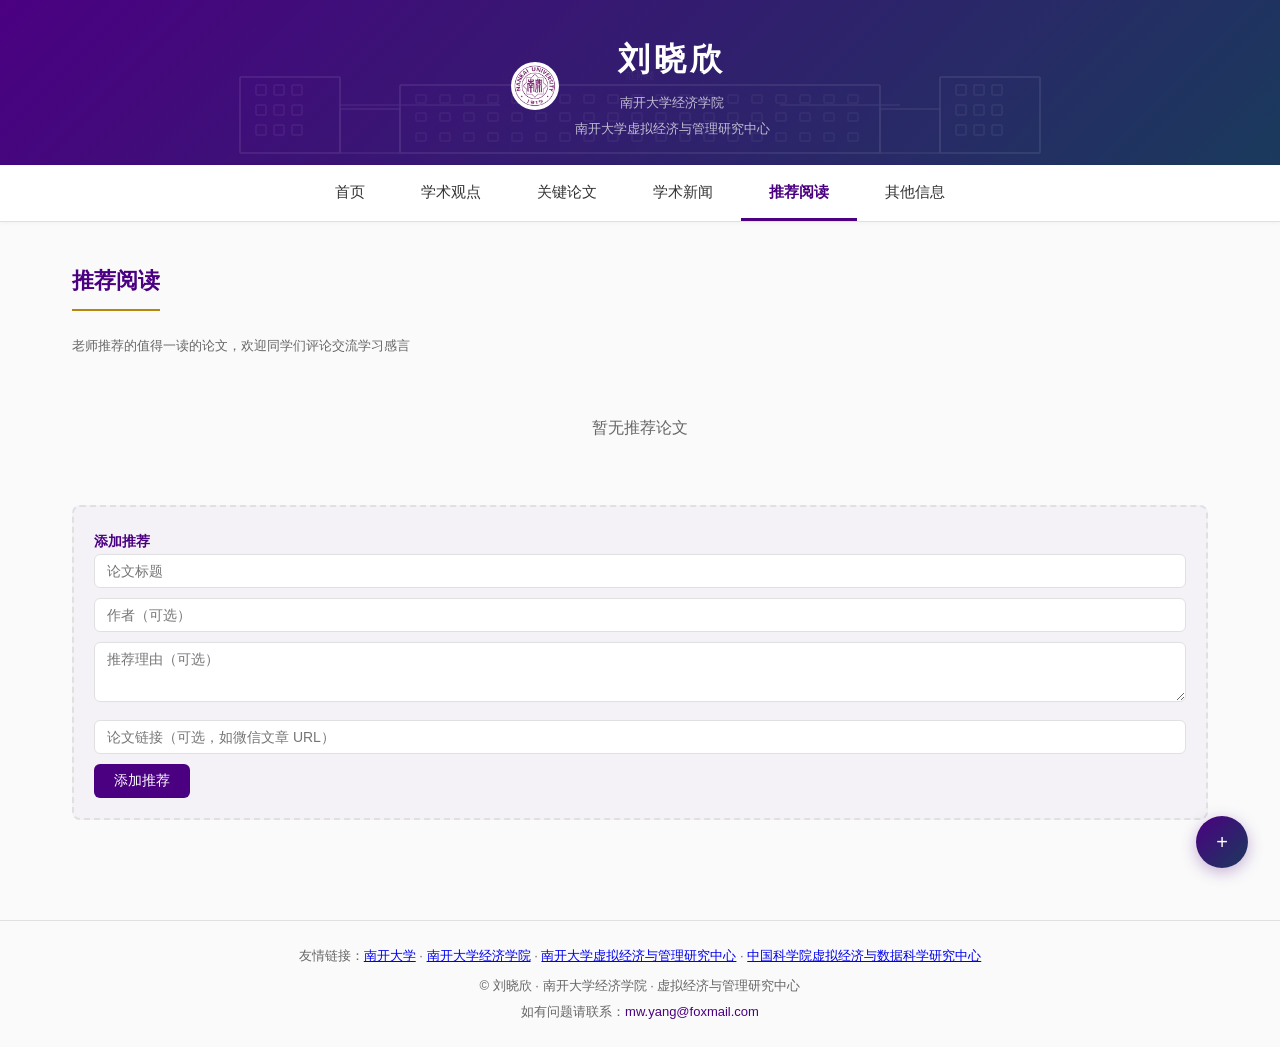
<file: recommend.html>
<!DOCTYPE html>
<html lang="zh-CN">
<head>
  <meta charset="UTF-8">
  <meta name="viewport" content="width=device-width, initial-scale=1.0">
  <title>推荐阅读 — 刘晓欣</title>
  <link rel="stylesheet" href="css/style.css">
  <style>
    .rec-card { position:relative; padding:20px 24px; }
    .rec-card .rec-title { font-size:16px; font-weight:600; color:var(--text); line-height:1.5; }
    .rec-card .rec-meta { font-size:13px; color:var(--text-light); margin-top:6px; }
    .rec-card .rec-link { display:inline-block; margin-top:6px; font-size:13px; color:var(--primary); text-decoration:none; word-break:break-all; }
    .rec-card .rec-link:hover { text-decoration:underline; }
    .rec-card .rec-comment-count { font-size:12px; color:var(--accent); margin-top:6px; }
    .rec-actions { position:absolute; top:12px; right:16px; display:flex; gap:4px; }
    .rec-actions button { font-size:13px; background:none; border:none; cursor:pointer; color:var(--text-light); padding:2px; }
    .rec-actions button:hover { color:var(--primary); }
    .rec-actions .del-btn:hover { color:#dc3545; }
    .send-email-form { margin-top:8px; display:flex; gap:6px; flex-wrap:wrap; align-items:center; }
    .send-email-form input { flex:1; min-width:180px; padding:5px 10px; border:1px solid var(--border); border-radius:4px; font-size:12px; outline:none; }
    .send-email-form input:focus { border-color:var(--primary); }
    .add-form { background:rgba(75,0,130,0.03); border:2px dashed var(--border); border-radius:8px; padding:20px; margin-bottom:20px; }
    .add-form input, .add-form textarea { width:100%; padding:8px 12px; border:1px solid var(--border); border-radius:6px; font-size:14px; margin-bottom:10px; outline:none; font-family:inherit; }
    .add-form input:focus, .add-form textarea:focus { border-color:var(--primary); }
    .comment-thread { margin-top:12px; padding-top:12px; border-top:1px solid var(--border); }
    .comment-item { padding:8px 12px; margin:4px 0; border-left:3px solid var(--primary); background:rgba(75,0,130,0.02); border-radius:0 6px 6px 0; font-size:13px; }
    .comment-item .c-author { font-weight:600; color:var(--primary); font-size:13px; }
    .comment-item .c-time { font-size:11px; color:var(--text-light); margin-left:6px; }
    .comment-item .c-text { margin-top:2px; line-height:1.6; color:var(--text); }
    .comment-item .c-reply-btn { font-size:11px; color:var(--text-light); background:none; border:none; cursor:pointer; margin-top:2px; }
    .comment-item .c-reply-btn:hover { color:var(--primary); }
    .reply-box { margin-left:20px; padding:6px 10px; border-left:3px solid var(--accent); background:rgba(184,134,11,0.04); border-radius:0 6px 6px 0; font-size:12px; }
    .mini-form { display:flex; gap:6px; margin-top:8px; flex-wrap:wrap; }
    .mini-form input { flex:1; min-width:80px; padding:6px 10px; border:1px solid var(--border); border-radius:6px; font-size:12px; outline:none; }
    .mini-form input:focus { border-color:var(--primary); }
  </style>
</head>
<body>
  <div id="site-header"></div>

  <div class="container">
    <section class="section">
      <h2 class="section-title">推荐阅读</h2>
      <p class="text-light text-sm mb-16">老师推荐的值得一读的论文，欢迎同学们评论交流学习感言</p>

      <div id="rec-list"></div>

      <div class="add-form" style="margin-top:24px;">
        <strong style="font-size:14px;color:var(--primary);">添加推荐</strong>
        <input type="text" id="rec-title" placeholder="论文标题">
        <input type="text" id="rec-author" placeholder="作者（可选）">
        <textarea id="rec-note" placeholder="推荐理由（可选）" style="min-height:60px;resize:vertical;"></textarea>
        <input type="text" id="rec-link" placeholder="论文链接（可选，如微信文章 URL）">
        <button class="btn btn-primary" onclick="addRec()">添加推荐</button>
      </div>
    </section>
  </div>

  <div id="site-footer"></div>

  <script src="js/data.js"></script>
  <script src="js/common.js"></script>
  <script src="js/editor.js"></script>
  <script>
    initPage('recommend');

    // 推荐论文数据
    const REC_KEY = 'recommend_data';
    function getRecs() {
      return Editor.getData(REC_KEY) || [];
    }
    function saveRecs(data) {
      Editor.saveData(REC_KEY, data);
    }

    function addRec() {
      const title = document.getElementById('rec-title').value.trim();
      if (!title) { showToast('请输入论文标题'); return; }
      const recs = getRecs();
      recs.unshift({
        id: 'r_' + Date.now(),
        title: title,
        author: document.getElementById('rec-author').value.trim(),
        note: document.getElementById('rec-note').value.trim(),
        link: document.getElementById('rec-link').value.trim(),
        timestamp: Date.now(),
        comments: []
      });
      saveRecs(recs);
      document.getElementById('rec-title').value = '';
      document.getElementById('rec-author').value = '';
      document.getElementById('rec-note').value = '';
      document.getElementById('rec-link').value = '';
      render();
      showToast('已添加');
    }

    async function deleteRec(id) {
      const ok = await showConfirm('确定删除此推荐？');
      if (!ok) return;
      const recs = getRecs().filter(r => r.id !== id);
      saveRecs(recs);
      render();
    }

    function addComment(recId) {
      const name = document.getElementById('cn-' + recId).value.trim();
      const text = document.getElementById('ct-' + recId).value.trim();
      if (!name || !text) { showToast('请填写名字和评论'); return; }
      const recs = getRecs();
      const rec = recs.find(r => r.id === recId);
      if (!rec.comments) rec.comments = [];
      rec.comments.push({ id: 'rc_' + Date.now(), author: name, text, timestamp: Date.now() });
      saveRecs(recs);
      render();
    }

    async function deleteComment(recId, commentId) {
      const ok = await showConfirm('确定删除此评论？');
      if (!ok) return;
      const recs = getRecs();
      const rec = recs.find(r => r.id === recId);
      rec.comments = (rec.comments || []).filter(c => c.id !== commentId);
      saveRecs(recs);
      render();
    }

    function toggleComments(recId) {
      const el = document.getElementById('comments-' + recId);
      el.style.display = el.style.display === 'none' ? 'block' : 'none';
    }

    function toggleSendEmail(recId) {
      const el = document.getElementById('send-' + recId);
      el.style.display = el.style.display === 'none' ? 'flex' : 'none';
      if (el.style.display === 'flex') {
        const input = document.getElementById('se-' + recId);
        // 尝试从标题/作者/链接中提取邮箱
        const rec = getRecs().find(r => r.id === recId);
        if (rec) {
          const emailMatch = [rec.title, rec.author, rec.note, rec.link].join(' ').match(/[\w.-]+@[\w.-]+\.\w+/);
          if (emailMatch) input.value = emailMatch[0];
        }
        input.focus();
      }
    }

    function sendEmail(recId) {
      const email = document.getElementById('se-' + recId).value.trim();
      if (!email || !/^[^\s@]+@[^\s@]+\.[^\s@]+$/.test(email)) {
        showToast('\u8bf7\u8f93\u5165\u6709\u6548\u7684\u90ae\u7bb1\u5730\u5740');
        return;
      }
      const rec = getRecs().find(r => r.id === recId);
      if (!rec) return;
      const subject = encodeURIComponent(`\u63a8\u8350\u9605\u8bfb\uff1a${rec.title}`);
      const body = encodeURIComponent(
        `\u8bba\u6587\u6807\u9898\uff1a${rec.title}\n` +
        (rec.author ? `\u4f5c\u8005\uff1a${rec.author}\n` : '') +
        (rec.note ? `\u63a8\u8350\u7406\u7531\uff1a${rec.note}\n` : '') +
        (rec.link ? `\u94fe\u63a5\uff1a${rec.link}\n` : '') +
        `\n\u2014\u2014 \u6765\u81ea\u5218\u6653\u6b23\u5b66\u672f\u7f51\u7ad9`
      );
      window.open(`mailto:${email}?subject=${subject}&body=${body}`);
      showToast('\u5df2\u6253\u5f00\u90ae\u4ef6\u5ba2\u6237\u7aef');
    }

    function render() {
      const recs = getRecs();
      const container = document.getElementById('rec-list');
      if (recs.length === 0) {
        container.innerHTML = '<p class="text-light" style="text-align:center;padding:40px;">暂无推荐论文</p>';
        return;
      }
      container.innerHTML = recs.map(r => {
        const cCount = (r.comments || []).length;
        return `
        <div class="card rec-card mb-16">
          <div class="rec-actions">
            <button onclick="toggleSendEmail('${r.id}')" title="\u53d1\u9001\u81f3\u90ae\u7bb1">\u2709</button>
            <button class="del-btn" onclick="deleteRec('${r.id}')" title="\u5220\u9664">\u2715</button>
          </div>
          <div class="rec-title">${escHtml(r.title)}</div>
          ${r.author ? `<div class="rec-meta">${escHtml(r.author)}</div>` : ''}
          ${r.note ? `<div class="rec-meta" style="color:var(--accent);">${escHtml(r.note)}</div>` : ''}
          ${r.link ? `<a href="${escHtml(r.link)}" target="_blank" class="rec-link">${escHtml(r.link)}</a>` : ''}
          <div id="send-${r.id}" class="send-email-form" style="display:none;">
            <input type="text" id="se-${r.id}" placeholder="\u6536\u4ef6\u4eba\u90ae\u7bb1\uff08\u5982 xxx@qq.com\uff09">
            <button class="btn btn-primary btn-sm" style="font-size:11px;padding:4px 10px;" onclick="sendEmail('${r.id}')">\u53d1\u9001</button>
          </div>
          <div class="rec-comment-count" style="cursor:pointer;" onclick="toggleComments('${r.id}')">${cCount > 0 ? cCount + ' 条评论' : '点击评论'}</div>
          <div class="comment-thread" id="comments-${r.id}" style="display:none;">
            ${(r.comments || []).map(c => `
              <div class="comment-item">
                <div><span class="c-author">${escHtml(c.author)}</span><span class="c-time">${formatTimestamp(c.timestamp)}</span>
                <button class="c-reply-btn" onclick="deleteComment('${r.id}','${c.id}')">删除</button></div>
                <div class="c-text">${escHtml(c.text)}</div>
              </div>
            `).join('')}
            <div class="mini-form">
              <input type="text" id="cn-${r.id}" placeholder="你的名字" maxlength="20">
              <input type="text" id="ct-${r.id}" placeholder="学习感言..." style="flex:2;">
              <button class="btn btn-primary btn-sm" style="font-size:12px;padding:5px 12px;" onclick="addComment('${r.id}')">发表</button>
            </div>
          </div>
        </div>`;
      }).join('');
    }

    render();
  </script>
</body>
</html>
</file>
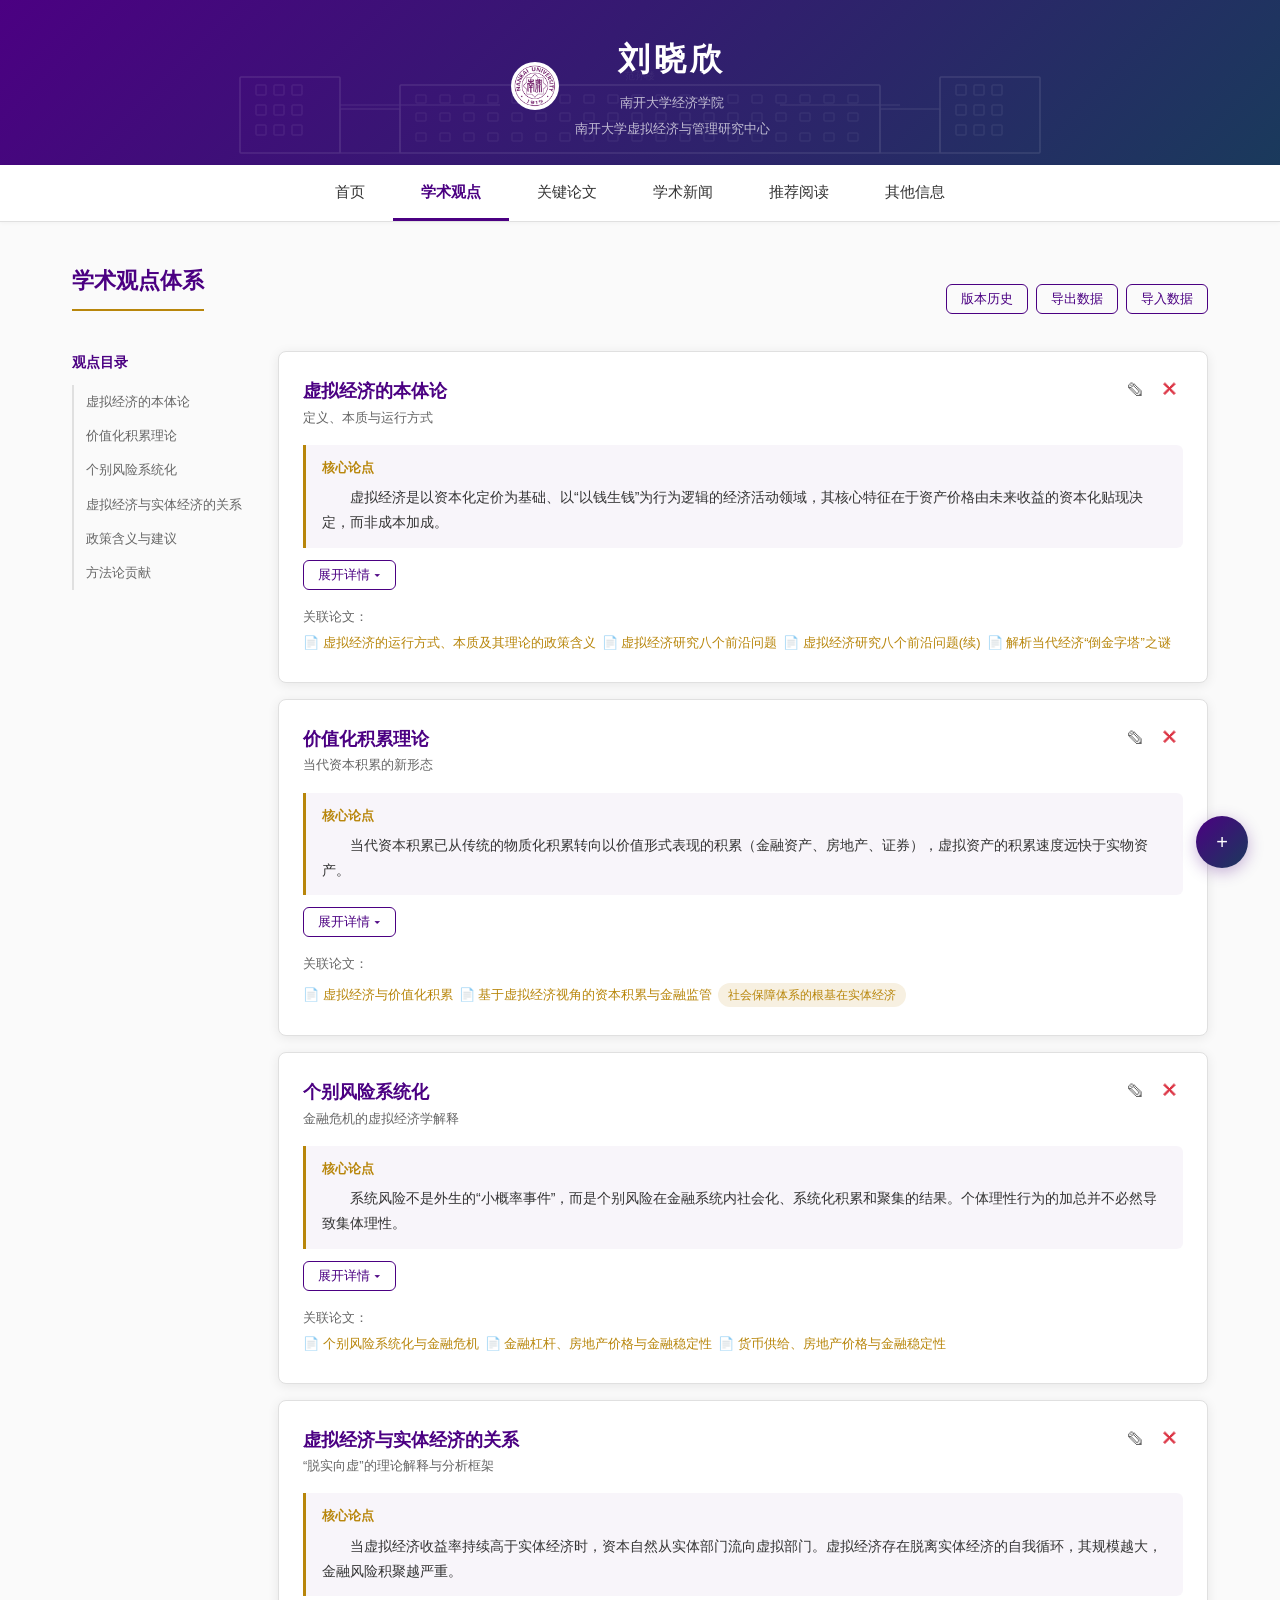
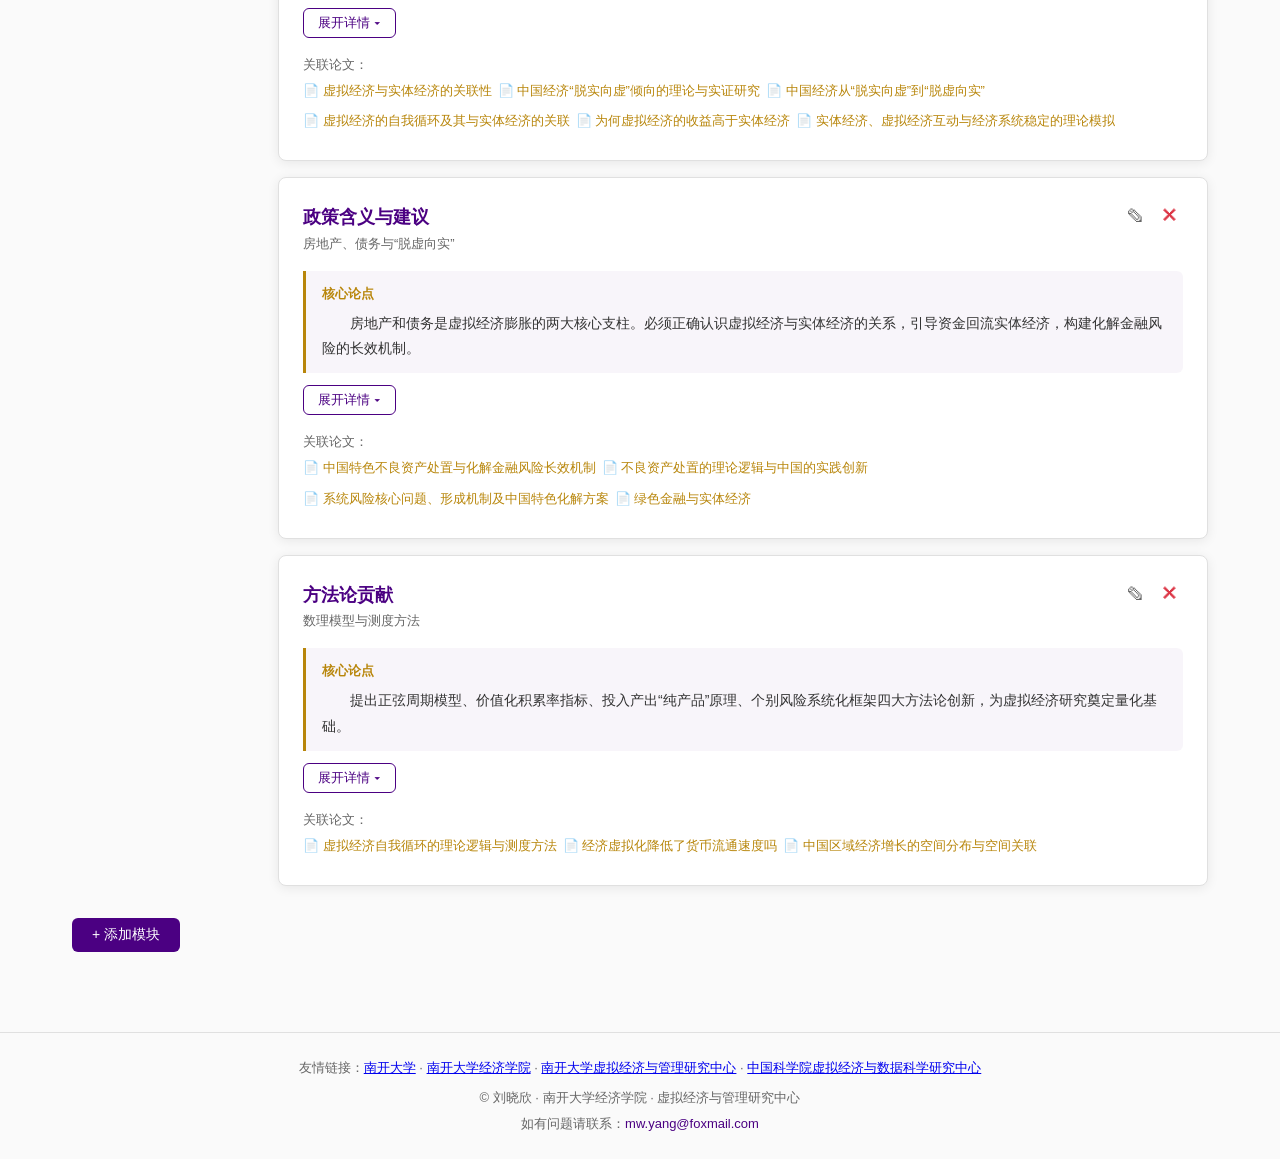
<file: views.html>
<!DOCTYPE html>
<html lang="zh-CN">
<head>
  <meta charset="UTF-8">
  <meta name="viewport" content="width=device-width, initial-scale=1.0">
  <title>学术观点 — 刘晓欣</title>
  <link rel="stylesheet" href="css/style.css">
  <style>
    .views-layout { display:flex; gap:24px; }
    .views-nav { flex:0 0 180px; position:sticky; top:70px; align-self:flex-start; }
    .views-nav h3 { font-family:'SimSun','Songti SC',serif; font-size:14px; color:var(--primary); margin-bottom:10px; }
    .views-nav a { display:block; padding:6px 12px; font-size:13px; color:var(--text-light); text-decoration:none; border-left:2px solid var(--border); transition:all 0.2s; white-space:nowrap; overflow:hidden; text-overflow:ellipsis; }
    .views-nav a:hover { color:var(--primary); border-left-color:var(--primary); background:rgba(75,0,130,0.04); }
    .views-nav a.active { color:var(--primary); border-left-color:var(--primary); font-weight:600; background:rgba(75,0,130,0.06); }
    .views-main { flex:1; min-width:0; }
    .paper-link { color:var(--accent); text-decoration:none; transition:color 0.2s; }
    .paper-link:hover { color:var(--primary); text-decoration:underline; }
    .view-summary { background:rgba(75,0,130,0.04); border-left:3px solid var(--accent); border-radius:0 6px 6px 0; padding:12px 16px; }
    .summary-label { font-size:13px; font-weight:600; color:var(--accent); margin-bottom:6px; }
    .summary-text { font-size:14px; line-height:1.8; color:var(--text); text-indent:2em; }
    @media (max-width:768px) { .views-layout { flex-direction:column; } .views-nav { position:static; flex:none; } }
  </style>
</head>
<body>
  <div id="site-header"></div>

  <div class="container">
    <section class="section">
      <div class="flex-between mb-16">
        <h2 class="section-title">学术观点体系</h2>
        <div class="flex-between gap-8">
          <button class="btn btn-outline btn-sm" onclick="Editor.showVersionHistory(currentData)">版本历史</button>
          <button class="btn btn-outline btn-sm" onclick="Editor.exportData()">导出数据</button>
          <button class="btn btn-outline btn-sm" onclick="Editor.importData(d => { if(d.views) { currentData = d.views; renderViews(currentData); } })">导入数据</button>
        </div>
      </div>
      <div id="views-container" class="views-layout">
        <nav class="views-nav" id="views-nav">
          <h3>观点目录</h3>
        </nav>
        <div class="views-main" id="views-list"></div>
      </div>
      <button class="btn btn-primary mt-16" onclick="addNewModule()">+ 添加模块</button>
    </section>
  </div>

  <div id="site-footer"></div>

  <script src="js/data.js"></script>
  <script src="js/common.js"></script>
  <script src="js/editor.js"></script>
  <script>
    initPage('views');
    let currentData = Editor.getViewsData();

    // 根据论文标题查找 paper id
    function findPaperId(title) {
      const p = PAPERS_DATA.find(p => p.title.includes(title) || title.includes(p.title));
      return p ? p.id : null;
    }

    function renderViews(data) {
      currentData = data;
      const nav = document.getElementById('views-nav');
      const list = document.getElementById('views-list');
      const sorted = data.modules.slice().sort((a, b) => a.order - b.order);
      // 渲染导航
      nav.innerHTML = '<h3>观点目录</h3>' + sorted.map(m =>
        `<a href="#${m.id}" data-id="${m.id}">${m.title}</a>`
      ).join('');
      // 渲染内容
      list.innerHTML = '';
      sorted.forEach(m => {
        const card = document.createElement('div');
        card.className = 'card mb-16';
        card.id = m.id;
        card.style.scrollMarginTop = '80px';
        card.innerHTML = `
          <div class="module-header">
            <div>
              <h3 style="font-family:'SimSun','Songti SC',serif;font-size:18px;color:var(--primary);">${m.title}</h3>
              ${m.subtitle ? `<p class="text-light text-sm">${m.subtitle}</p>` : ''}
            </div>
            <div class="flex-between gap-8">
              <button class="edit-icon" title="编辑" onclick="startEdit('${m.id}')">✎</button>
              <button class="edit-icon" title="删除" onclick="deleteMod('${m.id}')" style="color:#dc3545;">✕</button>
            </div>
          </div>
          <div class="view-summary mt-16">
            <p class="summary-label">核心论点</p>
            <p class="summary-text">${m.summary}</p>
          </div>
          <div class="md-content mt-16" id="detail-${m.id}" style="display:none;">
            ${mdToHtml(m.detail)}
          </div>
          <div style="margin-top:12px;">
            <button class="btn btn-outline btn-sm" onclick="toggleDetail('${m.id}', this)">展开详情 ▾</button>
          </div>
          ${m.papers && m.papers.length > 0 ? `
            <div class="mt-16">
              <p class="text-sm text-light">关联论文：</p>
              ${m.papers.map(t => {
                const pid = findPaperId(t);
                return pid
                  ? `<a href="paper.html?id=${pid}" class="paper-link" style="display:inline-block;margin:4px 6px 4px 0;font-size:13px;">📄 ${t}</a>`
                  : `<span class="tag tag-accent mt-8">${t}</span>`;
              }).join('')}
            </div>` : ''}
        `;
        list.appendChild(card);
      });
      updateNavActive();
    }

    function toggleDetail(id, btn) {
      const el = document.getElementById('detail-' + id);
      if (el.style.display === 'none') { el.style.display = 'block'; btn.textContent = '收起 ▴'; }
      else { el.style.display = 'none'; btn.textContent = '展开详情 ▾'; }
    }

    function startEdit(moduleId) {
      const mod = currentData.modules.find(m => m.id === moduleId);
      if (!mod) return;
      const card = document.getElementById(moduleId);
      card.innerHTML = `
        <h3 style="font-family:'SimSun','Songti SC',serif;font-size:18px;color:var(--primary);margin-bottom:16px;">编辑：${mod.title}</h3>
        <div style="margin-bottom:12px;">
          <label class="text-sm text-light">模块标题</label>
          <input type="text" id="edit-title-${moduleId}" value="${mod.title}" class="search-box" style="margin-top:4px;">
        </div>
        <div style="margin-bottom:12px;">
          <label class="text-sm text-light">副标题</label>
          <input type="text" id="edit-subtitle-${moduleId}" value="${mod.subtitle || ''}" class="search-box" style="margin-top:4px;">
        </div>
        <div style="margin-bottom:12px;">
          <label class="text-sm text-light">核心论点摘要</label>
          <textarea id="edit-summary-${moduleId}" class="edit-area" style="min-height:80px;margin-top:4px;">${mod.summary}</textarea>
        </div>
        <div style="margin-bottom:12px;">
          <label class="text-sm text-light">详细内容（Markdown）</label>
          <textarea id="edit-detail-${moduleId}" class="edit-area" style="min-height:300px;margin-top:4px;">${mod.detail}</textarea>
        </div>
        <div style="margin-bottom:12px;">
          <label class="text-sm text-light">关联论文（逗号分隔）</label>
          <input type="text" id="edit-papers-${moduleId}" value="${(mod.papers || []).join('\uff0c')}" class="search-box" style="margin-top:4px;">
        </div>
        <div class="module-actions">
          <button class="btn btn-primary btn-sm" onclick="saveEdit('${moduleId}')">保存</button>
          <button class="btn btn-outline btn-sm" onclick="renderViews(currentData)">取消</button>
        </div>`;
      card.scrollIntoView({ behavior: 'smooth', block: 'start' });
    }

    function saveEdit(moduleId) {
      const mod = currentData.modules.find(m => m.id === moduleId);
      if (!mod) return;
      mod.title = document.getElementById('edit-title-' + moduleId).value;
      mod.subtitle = document.getElementById('edit-subtitle-' + moduleId).value;
      mod.summary = document.getElementById('edit-summary-' + moduleId).value;
      mod.detail = document.getElementById('edit-detail-' + moduleId).value;
      const papersStr = document.getElementById('edit-papers-' + moduleId).value;
      mod.papers = papersStr ? papersStr.split(/[,，]/).map(s => s.trim()).filter(Boolean) : [];
      Editor.saveViews(currentData, 'edit', moduleId);
      renderViews(currentData);
    }

    async function deleteMod(moduleId) {
      const result = await Editor.deleteModule(currentData, moduleId);
      if (result) renderViews(result);
    }

    function addNewModule() {
      currentData = Editor.addModule(currentData);
      renderViews(currentData);
    }

    function scrollToHash() {
      if (location.hash) {
        const el = document.querySelector(location.hash);
        if (el) setTimeout(() => el.scrollIntoView({ behavior: 'smooth' }), 300);
      }
    }

    renderViews(currentData);
    scrollToHash();
    window.addEventListener('hashchange', scrollToHash);

    // 导航高亮
    function updateNavActive() {
      const cards = document.querySelectorAll('.views-main .card');
      const links = document.querySelectorAll('.views-nav a');
      let activeId = null;
      cards.forEach(c => { if (c.getBoundingClientRect().top <= 120) activeId = c.id; });
      links.forEach(a => a.classList.toggle('active', a.dataset.id === activeId));
    }
    window.addEventListener('scroll', updateNavActive);
  </script>
</body>
</html>
</file>
<file: css/style.css>
/* 刘晓欣学术网站 - 全站公共样式 */

:root {
  --primary: #4B0082;
  --secondary: #1a3a5c;
  --accent: #B8860B;
  --bg: #fafafa;
  --card-bg: #ffffff;
  --text: #333333;
  --text-light: #666666;
  --border: #e0e0e0;
  --hover: #5a1099;
  --radius: 8px;
  --shadow: 0 2px 12px rgba(0,0,0,0.08);
}

* { margin: 0; padding: 0; box-sizing: border-box; }

body {
  font-family: 'PingFang SC', 'Microsoft YaHei', sans-serif;
  background: var(--bg);
  color: var(--text);
  line-height: 1.7;
  min-height: 100vh;
}

/* Header */
.site-header {
  background: linear-gradient(135deg, var(--primary), var(--secondary));
  color: #fff;
  padding: 32px 0 24px;
  text-align: center;
  position: relative;
  overflow: hidden;
}
.header-content {
  display: flex;
  align-items: center;
  justify-content: center;
  gap: 16px;
  position: relative;
}
.header-emblem {
  width: 48px;
  height: 48px;
  object-fit: contain;
  flex-shrink: 0;
  position: relative;
  border-radius: 50%;
  background: #fff;
  padding: 3px;
}
.site-header h1 {
  font-family: 'SimSun', 'Songti SC', serif;
  font-size: 32px;
  letter-spacing: 4px;
  margin-bottom: 6px;
  position: relative;
}
.site-header .subtitle {
  font-size: 15px;
  opacity: 0.85;
  letter-spacing: 2px;
  position: relative;
}
.site-header .affiliation {
  font-size: 13px;
  opacity: 0.7;
  margin-top: 4px;
  position: relative;
}
.header-building {
  position: absolute;
  bottom: 0;
  left: 0;
  right: 0;
  opacity: 0.1;
  pointer-events: none;
}
.header-building svg {
  display: block;
  margin: 0 auto;
  width: 100%;
  max-width: 960px;
  height: auto;
}

/* Navigation */
.site-nav {
  background: #fff;
  border-bottom: 1px solid var(--border);
  display: flex;
  justify-content: center;
  gap: 0;
  position: sticky;
  top: 0;
  z-index: 100;
  box-shadow: 0 1px 4px rgba(0,0,0,0.04);
}
.site-nav a {
  text-decoration: none;
  color: var(--text);
  font-size: 15px;
  font-weight: 500;
  padding: 14px 28px;
  transition: color 0.2s, border-bottom 0.2s;
  border-bottom: 3px solid transparent;
}
.site-nav a:hover { color: var(--primary); }
.site-nav a.active {
  color: var(--primary);
  border-bottom-color: var(--primary);
  font-weight: 600;
}

/* Main container */
.container {
  max-width: 1200px;
  margin: 0 auto;
  padding: 0 32px;
}

/* Section */
.section { padding: 40px 0; }
.section-title {
  font-family: 'SimSun', 'Songti SC', serif;
  font-size: 22px;
  color: var(--primary);
  margin-bottom: 24px;
  padding-bottom: 10px;
  border-bottom: 2px solid var(--accent);
  display: inline-block;
}

/* Card */
.card {
  background: var(--card-bg);
  border-radius: var(--radius);
  box-shadow: var(--shadow);
  padding: 24px;
  margin-bottom: 20px;
  border: 1px solid var(--border);
  transition: transform 0.2s, box-shadow 0.2s;
}
.card:hover {
  transform: translateY(-2px);
  box-shadow: 0 4px 16px rgba(0,0,0,0.12);
}

/* Tag */
.tag {
  display: inline-block;
  font-size: 12px;
  padding: 2px 10px;
  border-radius: 12px;
  margin-right: 6px;
  margin-bottom: 4px;
}
.tag-primary { background: rgba(75,0,130,0.1); color: var(--primary); }
.tag-accent { background: rgba(184,134,11,0.12); color: var(--accent); }
.tag-lecture { background: rgba(75,0,130,0.1); color: var(--primary); }
.tag-award { background: rgba(184,134,11,0.12); color: var(--accent); }
.tag-media { background: rgba(26,58,92,0.1); color: var(--secondary); }
.tag-policy { background: rgba(0,128,0,0.1); color: green; }
.tag-publish { background: rgba(75,0,130,0.1); color: var(--primary); }

/* Top cited badge */
.badge-top {
  display: inline-flex;
  align-items: center;
  background: linear-gradient(135deg, #B8860B, #DAA520);
  color: #fff;
  font-size: 10px;
  font-weight: 600;
  padding: 1px 7px;
  border-radius: 3px;
  margin-left: 6px;
  vertical-align: middle;
  white-space: nowrap;
  letter-spacing: 1px;
  text-transform: uppercase;
  box-shadow: 0 1px 3px rgba(184,134,11,0.3);
}

/* Button */
.btn {
  display: inline-block;
  padding: 8px 20px;
  border-radius: 6px;
  font-size: 14px;
  cursor: pointer;
  border: none;
  transition: background 0.2s, transform 0.1s;
}
.btn:active { transform: scale(0.97); }
.btn-primary { background: var(--primary); color: #fff; }
.btn-primary:hover { background: var(--hover); }
.btn-outline {
  background: transparent;
  color: var(--primary);
  border: 1px solid var(--primary);
}
.btn-outline:hover { background: rgba(75,0,130,0.06); }
.btn-sm { padding: 5px 14px; font-size: 13px; }
.btn-danger { background: #dc3545; color: #fff; }
.btn-danger:hover { background: #c82333; }

/* Footer */
.site-footer {
  text-align: center;
  padding: 24px;
  color: var(--text-light);
  font-size: 13px;
  border-top: 1px solid var(--border);
  margin-top: 40px;
}

/* Utility */
.flex-between { display: flex; justify-content: space-between; align-items: center; }
.flex-center { display: flex; justify-content: center; align-items: center; }
.gap-8 { gap: 8px; }
.gap-16 { gap: 16px; }
.mt-8 { margin-top: 8px; }
.mt-16 { margin-top: 16px; }
.mt-24 { margin-top: 24px; }
.mb-8 { margin-bottom: 8px; }
.mb-16 { margin-bottom: 16px; }
.text-light { color: var(--text-light); }
.text-sm { font-size: 13px; }
.text-accent { color: var(--accent); }

/* Search box */
.search-box {
  width: 100%;
  padding: 10px 16px;
  border: 1px solid var(--border);
  border-radius: 6px;
  font-size: 14px;
  outline: none;
  transition: border-color 0.2s;
}
.search-box:focus { border-color: var(--primary); }

/* Filter buttons */
.filter-bar {
  display: flex;
  flex-wrap: wrap;
  gap: 8px;
  margin-bottom: 20px;
}
.filter-btn {
  padding: 6px 16px;
  border-radius: 20px;
  font-size: 13px;
  cursor: pointer;
  border: 1px solid var(--border);
  background: #fff;
  color: var(--text);
  transition: all 0.2s;
}
.filter-btn:hover { border-color: var(--primary); color: var(--primary); }
.filter-btn.active {
  background: var(--primary);
  color: #fff;
  border-color: var(--primary);
}

/* Modal */
.modal-overlay {
  display: none;
  position: fixed;
  top: 0; left: 0; right: 0; bottom: 0;
  background: rgba(0,0,0,0.5);
  z-index: 1000;
  justify-content: center;
  align-items: center;
}
.modal-overlay.active { display: flex; }
.modal {
  background: #fff;
  border-radius: var(--radius);
  padding: 28px;
  max-width: 600px;
  width: 90%;
  max-height: 80vh;
  overflow-y: auto;
  box-shadow: 0 8px 32px rgba(0,0,0,0.2);
}
.modal h3 {
  font-size: 18px;
  color: var(--primary);
  margin-bottom: 16px;
}

/* Toast */
.toast {
  position: fixed;
  top: 20px;
  left: 50%;
  transform: translateX(-50%) translateY(-100px);
  background: var(--primary);
  color: #fff;
  padding: 12px 24px;
  border-radius: 6px;
  font-size: 14px;
  z-index: 2000;
  transition: transform 0.3s;
  box-shadow: 0 4px 16px rgba(0,0,0,0.2);
}
.toast.show { transform: translateX(-50%) translateY(0); }

/* Timeline */
.timeline {
  position: relative;
  padding-left: 32px;
}
.timeline::before {
  content: '';
  position: absolute;
  left: 8px;
  top: 0;
  bottom: 0;
  width: 2px;
  background: var(--border);
}
.timeline-item {
  position: relative;
  margin-bottom: 28px;
  padding-left: 16px;
}
.timeline-item::before {
  content: '';
  position: absolute;
  left: -28px;
  top: 6px;
  width: 12px;
  height: 12px;
  border-radius: 50%;
  background: var(--primary);
  border: 2px solid #fff;
  box-shadow: 0 0 0 2px var(--primary);
}
.timeline-item .date {
  font-size: 13px;
  color: var(--text-light);
  margin-bottom: 4px;
}
.timeline-item .title {
  font-size: 16px;
  font-weight: 600;
  color: var(--text);
  margin-bottom: 4px;
}
.timeline-item .content {
  font-size: 14px;
  color: var(--text-light);
  line-height: 1.8;
  position: relative;
}
.timeline-item .content.collapsed {
  max-height: calc(1.8em * 5);
  overflow: hidden;
}
.timeline-item .content.collapsed::after {
  content: '';
  position: absolute;
  bottom: 0;
  left: 0;
  right: 0;
  height: 2.5em;
  background: linear-gradient(to bottom, transparent, var(--bg));
  pointer-events: none;
}
.timeline-item .content p {
  text-indent: 2em;
  margin-bottom: 0.5em;
}
.news-title-link { color:var(--text); text-decoration:none; }
.news-title-link:hover { color:var(--primary); }

/* Editor */
.edit-area {
  width: 100%;
  min-height: 200px;
  padding: 12px;
  border: 1px solid var(--border);
  border-radius: 6px;
  font-size: 14px;
  line-height: 1.7;
  font-family: 'PingFang SC', 'Microsoft YaHei', sans-serif;
  resize: vertical;
}
.edit-area:focus { border-color: var(--primary); outline: none; }

.module-actions {
  display: flex;
  gap: 8px;
  margin-top: 12px;
}

.module-header {
  display: flex;
  justify-content: space-between;
  align-items: flex-start;
}

.edit-icon {
  cursor: pointer;
  color: var(--text-light);
  font-size: 18px;
  transition: color 0.2s;
  background: none;
  border: none;
  padding: 4px;
}
.edit-icon:hover { color: var(--primary); }

/* Markdown content */
.md-content h3 { font-size: 16px; color: var(--primary); margin: 16px 0 8px; }
.md-content h4 { font-size: 15px; color: var(--text); margin: 12px 0 6px; }
.md-content p { margin-bottom: 8px; }
.md-content ul, .md-content ol { padding-left: 20px; margin-bottom: 8px; }
.md-content li { margin-bottom: 4px; }
.md-content blockquote {
  border-left: 3px solid var(--accent);
  padding: 8px 16px;
  margin: 12px 0;
  background: rgba(184,134,11,0.05);
  font-style: italic;
}
.md-content strong { color: var(--primary); }

/* Version list */
.version-list {
  max-height: 400px;
  overflow-y: auto;
}
.version-item {
  padding: 10px 12px;
  border-bottom: 1px solid var(--border);
  cursor: pointer;
  transition: background 0.2s;
}
.version-item:hover { background: rgba(75,0,130,0.04); }
.version-item .ts { font-size: 12px; color: var(--text-light); }
.version-item .action { font-size: 13px; color: var(--text); }

/* Feedback floating ball */
.fab { position:fixed; bottom:32px; right:32px; z-index:999; }
.fab-btn { width:52px; height:52px; border-radius:50%; background:linear-gradient(135deg,var(--primary),var(--secondary)); color:#fff; border:none; font-size:20px; cursor:pointer; box-shadow:0 4px 16px rgba(75,0,130,0.3); transition:transform 0.2s,box-shadow 0.2s; display:flex; align-items:center; justify-content:center; }
.fab-btn:hover { transform:scale(1.1); box-shadow:0 6px 24px rgba(75,0,130,0.4); }
.fab-modal { display:none; position:fixed; top:0;left:0;right:0;bottom:0; background:rgba(0,0,0,0.4); z-index:1000; justify-content:center; align-items:center; }
.fab-modal.active { display:flex; }
.fab-modal .modal { max-width:440px; width:90%; }
.fab-modal textarea { width:100%; min-height:100px; padding:10px 14px; border:1px solid var(--border); border-radius:6px; font-size:14px; line-height:1.6; outline:none; resize:vertical; font-family:inherit; }
.fab-modal textarea:focus { border-color:var(--primary); }
.fab-modal .quote-block { background:rgba(75,0,130,0.04); border-left:3px solid var(--primary); padding:8px 12px; font-size:13px; color:var(--text-light); margin-bottom:12px; border-radius:0 6px 6px 0; max-height:80px; overflow-y:auto; }

/* Context menu for selected text */
.ctx-menu { position:fixed; background:#fff; border:1px solid var(--border); border-radius:8px; box-shadow:0 4px 16px rgba(0,0,0,0.12); z-index:1100; padding:4px 0; min-width:160px; }
.ctx-menu button { display:block; width:100%; padding:8px 16px; border:none; background:none; font-size:13px; color:var(--text); cursor:pointer; text-align:left; }
.ctx-menu button:hover { background:rgba(75,0,130,0.06); color:var(--primary); }

/* Feedback list */
.feedback-item { padding:14px 16px; border-left:3px solid var(--primary); background:rgba(75,0,130,0.02); border-radius:0 6px 6px 0; margin-bottom:12px; }
.feedback-item .fb-title { font-size:14px; font-weight:600; color:var(--text); margin-bottom:4px; }
.feedback-item .fb-body { font-size:13px; color:var(--text-light); line-height:1.6; }
.feedback-item .fb-meta { font-size:11px; color:var(--text-light); margin-top:6px; }
.feedback-item .fb-quote { background:rgba(75,0,130,0.04); border-left:2px solid var(--accent); padding:6px 10px; font-size:12px; color:var(--text-light); margin:6px 0; border-radius:0 4px 4px 0; }
.feedback-empty { text-align:center; padding:40px; color:var(--text-light); }

/* Responsive */
@media (max-width: 768px) {
  .site-header h1 { font-size: 24px; }
  .header-emblem { width: 34px; height: 34px; padding: 2px; }
  .header-content { gap: 10px; }
  .site-nav a { padding: 12px 16px; font-size: 14px; }
  .container { padding: 0 16px; }
  .card { padding: 16px; }
}
</file>
